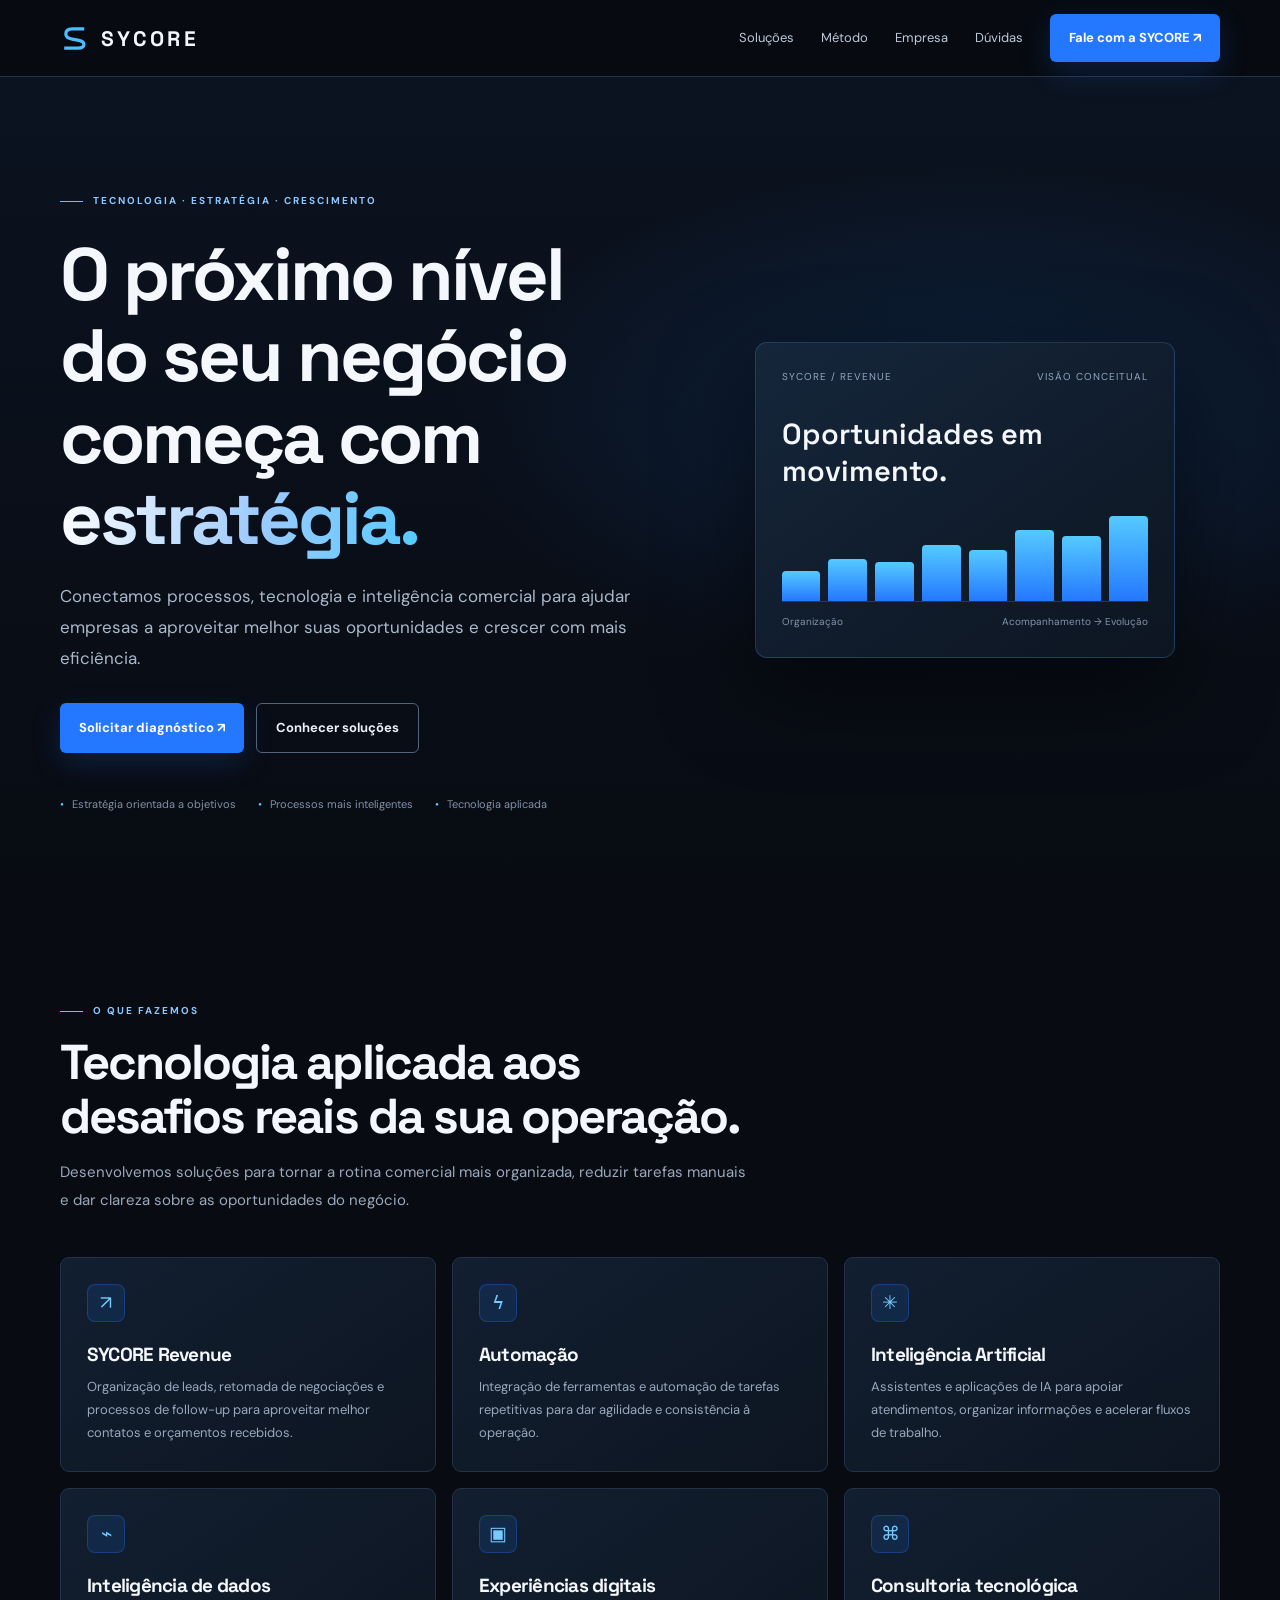
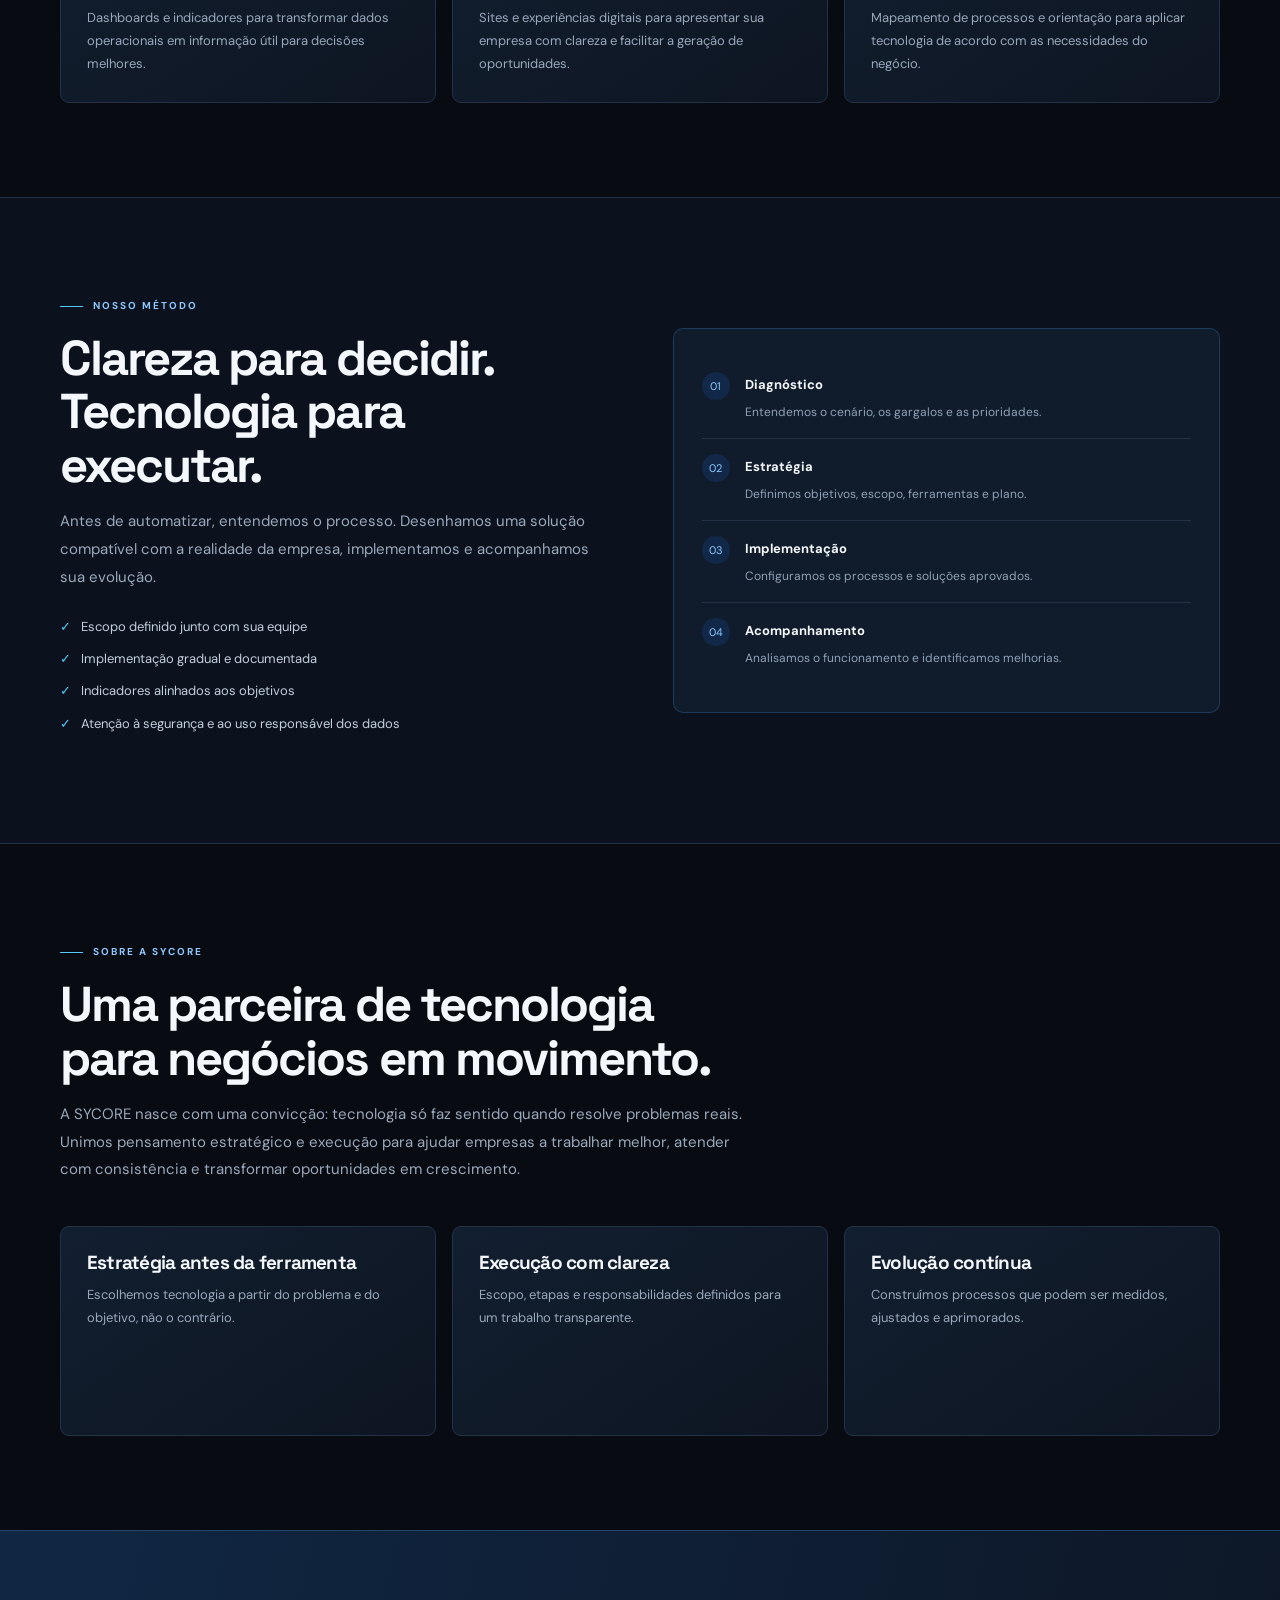
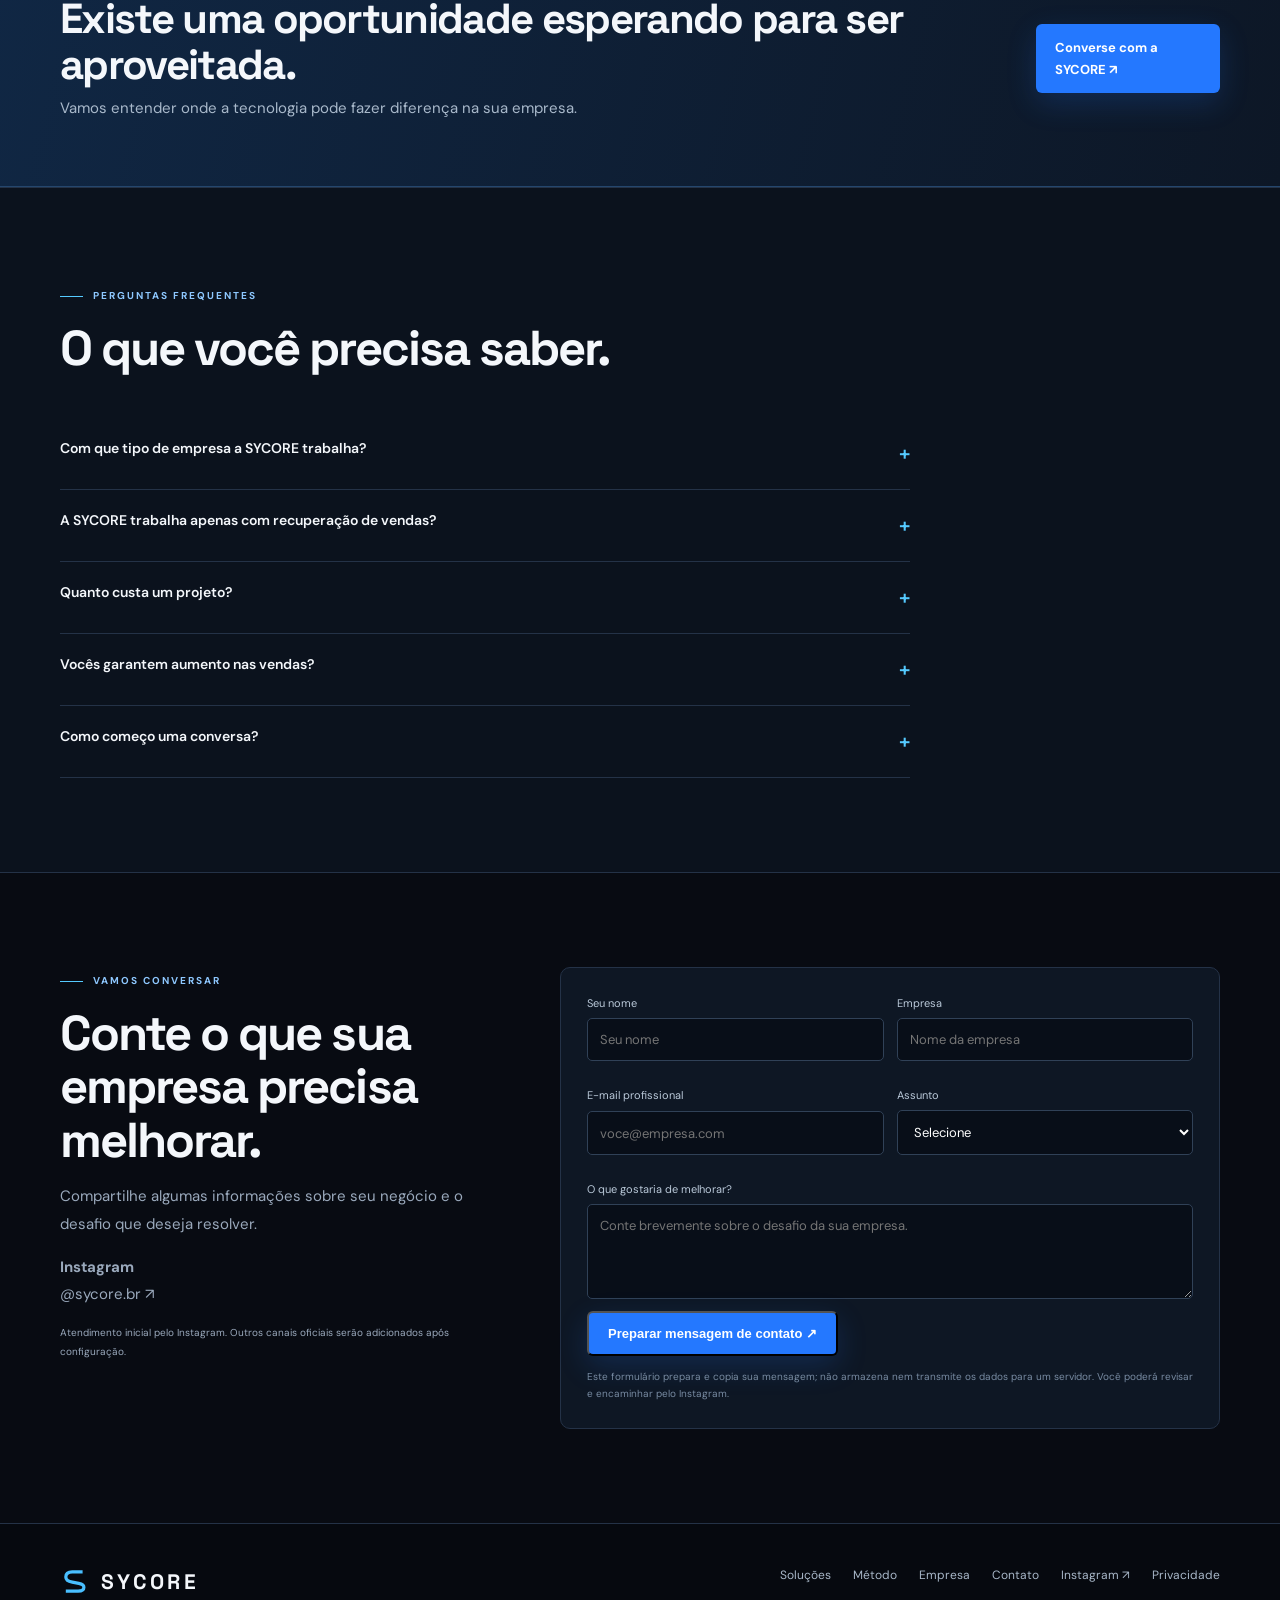
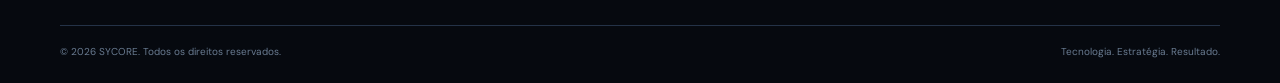
<file: index.html>
<!doctype html>
<html lang="pt-BR"><head><meta charset="utf-8"><meta name="viewport" content="width=device-width,initial-scale=1"><meta name="theme-color" content="#080b12"><meta name="description" content="SYCORE — Tecnologia e estratégia para impulsionar negócios. Recuperação de oportunidades, automação comercial e inteligência."><meta property="og:title" content="SYCORE | Tecnologia e estratégia"><meta property="og:description" content="Transformamos oportunidades em crescimento."><title>SYCORE — Tecnologia e estratégia para impulsionar negócios</title><link rel="icon" href="/favicon.svg" type="image/svg+xml"><link rel="preconnect" href="https://fonts.googleapis.com"><link rel="preconnect" href="https://fonts.gstatic.com" crossorigin><link href="https://fonts.googleapis.com/css2?family=DM+Sans:wght@400;500;600;700&family=Space+Grotesk:wght@400;500;600;700&display=swap" rel="stylesheet">
<style>
:root{--bg:#080b12;--panel:#101827;--panel2:#131f30;--text:#f4f7fb;--muted:#9aa9bc;--blue:#2478ff;--cyan:#55caff;--line:#243247;--max:1160px}*{box-sizing:border-box}html{scroll-behavior:smooth;scroll-padding-top:90px}body{margin:0;background:var(--bg);color:var(--text);font:15px/1.65 "DM Sans",sans-serif}a{color:inherit;text-decoration:none}.wrap{width:min(var(--max),calc(100% - 44px));margin:auto}header{position:sticky;top:0;z-index:10;background:#080b12eF;backdrop-filter:blur(16px);border-bottom:1px solid var(--line)}.nav{height:76px;display:flex;align-items:center;justify-content:space-between}.brand{display:flex;align-items:center;gap:10px;font:700 21px "Space Grotesk";letter-spacing:.16em}.mark{width:31px;height:31px}.links{display:flex;align-items:center;gap:27px;color:#bdc9d8;font-size:13px}.links a:hover{color:white}.btn{display:inline-flex;align-items:center;justify-content:center;gap:9px;padding:13px 19px;border-radius:6px;font-size:13px;font-weight:700;transition:.2s}.primary{background:var(--blue);color:white;box-shadow:0 10px 30px #2478ff30}.primary:hover{background:#448cff;transform:translateY(-2px)}.outline{border:1px solid #52647c;color:#e9f0f8}.menu{display:none;background:none;border:0;color:white;font-size:24px}.hero{padding:110px 0 90px;background:radial-gradient(ellipse at 76% 42%,#164a8c50,transparent 38%),linear-gradient(#0b1320,#080b12)}.hero-grid{display:grid;grid-template-columns:1.08fr .92fr;gap:50px;align-items:center}.eyebrow{font-size:10px;letter-spacing:.2em;text-transform:uppercase;color:#8ec8ff;font-weight:700}.eyebrow:before{content:"";display:inline-block;width:23px;height:1px;background:var(--cyan);vertical-align:middle;margin-right:10px}h1,h2,h3{font-family:"Space Grotesk";line-height:1.1;letter-spacing:-.04em;margin-top:0}h1{font-size:clamp(44px,6vw,74px);margin:22px 0}.grad{background:linear-gradient(100deg,#fff,#9dcaff 55%,#55caff);color:transparent;background-clip:text}.lead{max-width:590px;color:#aab8ca;font-size:17px;line-height:1.8}.actions{display:flex;gap:12px;flex-wrap:wrap;margin-top:30px}.proof{display:flex;gap:22px;flex-wrap:wrap;margin-top:42px;color:#8192a8;font-size:11px}.proof span:before{content:"•";color:var(--cyan);margin-right:8px}.visual{min-height:360px;display:grid;place-items:center;position:relative}.orb{position:absolute;width:310px;height:310px;border-radius:50%;background:radial-gradient(circle,#2478ff35,transparent 70%);filter:blur(6px)}.dash{position:relative;width:min(100%,420px);padding:26px;border:1px solid #4688d64a;border-radius:12px;background:linear-gradient(145deg,#15263b,#0d1521);box-shadow:0 30px 90px #0008}.dashhead{display:flex;justify-content:space-between;color:#91a7c1;font-size:10px;letter-spacing:.1em}.dash strong{display:block;font:600 29px "Space Grotesk";margin:30px 0 18px}.bars{height:95px;display:flex;align-items:end;gap:8px;border-bottom:1px solid #ffffff20}.bars i{flex:1;border-radius:4px 4px 0 0;background:linear-gradient(#55caff,#2478ff)}.dashfoot{display:flex;justify-content:space-between;color:#8294aa;font-size:10px;margin-top:12px}.section{padding:94px 0}.alt{background:#0b121d;border-block:1px solid var(--line)}.head{max-width:690px;margin-bottom:42px}.head h2,.feature h2,.contact h2{font-size:clamp(34px,4vw,49px);margin:15px 0}.head p,.feature p,.contact p{color:var(--muted);line-height:1.85}.cards{display:grid;grid-template-columns:repeat(3,1fr);gap:16px}.card{padding:26px;border:1px solid var(--line);border-radius:9px;background:linear-gradient(145deg,#121f30,#0d1521);min-height:210px;transition:.2s}.card:hover{transform:translateY(-4px);border-color:#3985d477}.ico{width:38px;height:38px;border-radius:8px;background:#2478ff20;border:1px solid #2478ff50;color:#75caff;display:grid;place-items:center;margin-bottom:23px;font-size:19px}.card h3{font-size:19px;margin-bottom:9px}.card p{font-size:13px;color:#98a8bc;line-height:1.8;margin:0}.feature{display:grid;grid-template-columns:1fr 1fr;gap:65px;align-items:center}.steps{padding:28px;border:1px solid #3679bf55;border-radius:10px;background:#101c2b}.step{display:flex;gap:15px;padding:15px 0;border-bottom:1px solid var(--line)}.step:last-child{border:0}.num{width:28px;height:28px;border-radius:50%;display:grid;place-items:center;background:#2478ff25;color:#8bcaff;font-size:11px;flex:none}.step b{font-size:13px}.step p{font-size:12px;margin:4px 0 0;color:#8fa1b7}.checks{list-style:none;padding:0;margin-top:24px}.checks li{margin:11px 0;font-size:13px;color:#c1cedd}.checks li:before{content:"✓";color:var(--cyan);margin-right:10px}.band{padding:65px 0;background:linear-gradient(105deg,#102744,#0d1726);border-block:1px solid #24466d}.bandinner{display:flex;align-items:center;justify-content:space-between;gap:30px}.band h2{font-size:clamp(29px,4vw,42px);margin:0 0 8px}.band p{color:#a9b9cb;margin:0}.faq{max-width:850px}.faq details{border-bottom:1px solid var(--line);padding:19px 0}.faq summary{cursor:pointer;font-weight:600;font-size:14px;list-style:none;display:flex;justify-content:space-between}.faq summary:after{content:"+";color:var(--cyan);font-size:20px}.faq details[open] summary:after{content:"−"}.faq details p{color:var(--muted);font-size:13px;line-height:1.8;margin:12px 25px 0 0}.contactgrid{display:grid;grid-template-columns:.8fr 1.2fr;gap:60px}.form{padding:26px;border:1px solid var(--line);border-radius:10px;background:#0e1724}.fields{display:grid;grid-template-columns:1fr 1fr;gap:13px}.field{display:grid;gap:6px;margin-bottom:12px}.field.full{grid-column:1/-1}.field label{font-size:11px;color:#bac9d9}.field input,.field select,.field textarea{width:100%;background:#080e18;border:1px solid #304157;border-radius:5px;padding:12px;color:white;font:13px "DM Sans"}.field textarea{min-height:95px;resize:vertical}.status{display:none;margin-top:12px;color:#86dfc0;font-size:12px}.status.show{display:block}.note{font-size:10px;color:#788ba2;line-height:1.7;margin:12px 0 0}.footer{padding:42px 0 22px;background:#06090f;border-top:1px solid var(--line)}.footrow{display:flex;justify-content:space-between;gap:25px}.footlinks{display:flex;gap:22px;flex-wrap:wrap;color:#a8b7c8;font-size:12px}.copyright{border-top:1px solid var(--line);margin-top:28px;padding-top:18px;color:#697b91;font-size:10px;display:flex;justify-content:space-between}
@media(max-width:850px){.hero-grid,.feature,.contactgrid{grid-template-columns:1fr}.hero{padding:78px 0}.cards{grid-template-columns:1fr 1fr}.feature{gap:32px}.bandinner{align-items:flex-start;flex-direction:column}.links{gap:14px}}
@media(max-width:620px){.wrap{width:calc(100% - 34px)}.nav{height:67px}.brand{font-size:18px}.menu{display:block}.links{display:none;position:absolute;top:67px;left:0;right:0;padding:18px 24px;background:#0a111c;border-bottom:1px solid var(--line);flex-direction:column;align-items:stretch}.links.open{display:flex}.links a{padding:6px}.hero{padding:65px 0 50px}h1{font-size:46px}.lead{font-size:15px}.visual{min-height:290px}.dash{padding:20px}.section{padding:70px 0}.cards{grid-template-columns:1fr}.card{min-height:0}.fields{grid-template-columns:1fr}.field.full{grid-column:auto}.form{padding:19px}.footrow,.copyright{flex-direction:column}.proof{gap:12px}.actions .btn{width:100%}}
@media(prefers-reduced-motion:reduce){html{scroll-behavior:auto}*,*:before,*:after{transition:none!important}}
</style></head>
<body><header><div class="wrap nav"><a class="brand" href="#inicio" aria-label="SYCORE início"><svg class="mark" viewBox="0 0 48 48" fill="none"><path d="M35 9H19C12 9 9 12 9 17c0 5 4 7 10 8l10 2c5 1 8 3 8 6 0 4-4 6-9 6H9" stroke="#49bfff" stroke-width="5" stroke-linecap="square"/></svg>SYCORE</a><button class="menu" id="menu" aria-label="Abrir menu" aria-expanded="false">☰</button><nav class="links" id="links"><a href="#solucoes">Soluções</a><a href="#metodo">Método</a><a href="#empresa">Empresa</a><a href="#faq">Dúvidas</a><a class="btn primary" href="#contato">Fale com a SYCORE ↗</a></nav></div></header>
<main><section class="hero" id="inicio"><div class="wrap hero-grid"><div><span class="eyebrow">Tecnologia · Estratégia · Crescimento</span><h1>O próximo nível do seu negócio começa com <span class="grad">estratégia.</span></h1><p class="lead">Conectamos processos, tecnologia e inteligência comercial para ajudar empresas a aproveitar melhor suas oportunidades e crescer com mais eficiência.</p><div class="actions"><a class="btn primary" href="#contato">Solicitar diagnóstico ↗</a><a class="btn outline" href="#solucoes">Conhecer soluções</a></div><div class="proof"><span>Estratégia orientada a objetivos</span><span>Processos mais inteligentes</span><span>Tecnologia aplicada</span></div></div><div class="visual"><div class="orb"></div><div class="dash"><div class="dashhead"><span>SYCORE / REVENUE</span><span>VISÃO CONCEITUAL</span></div><strong>Oportunidades em movimento.</strong><div class="bars"><i style="height:32%"></i><i style="height:45%"></i><i style="height:42%"></i><i style="height:60%"></i><i style="height:55%"></i><i style="height:76%"></i><i style="height:69%"></i><i style="height:91%"></i></div><div class="dashfoot"><span>Organização</span><span>Acompanhamento → Evolução</span></div></div></div></div></section>
<section class="section" id="solucoes"><div class="wrap"><div class="head"><span class="eyebrow">O que fazemos</span><h2>Tecnologia aplicada aos desafios reais da sua operação.</h2><p>Desenvolvemos soluções para tornar a rotina comercial mais organizada, reduzir tarefas manuais e dar clareza sobre as oportunidades do negócio.</p></div><div class="cards">
<article class="card"><div class="ico">↗</div><h3>SYCORE Revenue</h3><p>Organização de leads, retomada de negociações e processos de follow-up para aproveitar melhor contatos e orçamentos recebidos.</p></article>
<article class="card"><div class="ico">ϟ</div><h3>Automação</h3><p>Integração de ferramentas e automação de tarefas repetitivas para dar agilidade e consistência à operação.</p></article>
<article class="card"><div class="ico">✳</div><h3>Inteligência Artificial</h3><p>Assistentes e aplicações de IA para apoiar atendimentos, organizar informações e acelerar fluxos de trabalho.</p></article>
<article class="card"><div class="ico">⌁</div><h3>Inteligência de dados</h3><p>Dashboards e indicadores para transformar dados operacionais em informação útil para decisões melhores.</p></article>
<article class="card"><div class="ico">▣</div><h3>Experiências digitais</h3><p>Sites e experiências digitais para apresentar sua empresa com clareza e facilitar a geração de oportunidades.</p></article>
<article class="card"><div class="ico">⌘</div><h3>Consultoria tecnológica</h3><p>Mapeamento de processos e orientação para aplicar tecnologia de acordo com as necessidades do negócio.</p></article>
</div></div></section>
<section class="section alt" id="metodo"><div class="wrap feature"><div><span class="eyebrow">Nosso método</span><h2>Clareza para decidir. Tecnologia para executar.</h2><p>Antes de automatizar, entendemos o processo. Desenhamos uma solução compatível com a realidade da empresa, implementamos e acompanhamos sua evolução.</p><ul class="checks"><li>Escopo definido junto com sua equipe</li><li>Implementação gradual e documentada</li><li>Indicadores alinhados aos objetivos</li><li>Atenção à segurança e ao uso responsável dos dados</li></ul></div><div class="steps"><div class="step"><span class="num">01</span><div><b>Diagnóstico</b><p>Entendemos o cenário, os gargalos e as prioridades.</p></div></div><div class="step"><span class="num">02</span><div><b>Estratégia</b><p>Definimos objetivos, escopo, ferramentas e plano.</p></div></div><div class="step"><span class="num">03</span><div><b>Implementação</b><p>Configuramos os processos e soluções aprovados.</p></div></div><div class="step"><span class="num">04</span><div><b>Acompanhamento</b><p>Analisamos o funcionamento e identificamos melhorias.</p></div></div></div></div></section>
<section class="section" id="empresa"><div class="wrap"><div class="head"><span class="eyebrow">Sobre a SYCORE</span><h2>Uma parceira de tecnologia para negócios em movimento.</h2><p>A SYCORE nasce com uma convicção: tecnologia só faz sentido quando resolve problemas reais. Unimos pensamento estratégico e execução para ajudar empresas a trabalhar melhor, atender com consistência e transformar oportunidades em crescimento.</p></div><div class="cards"><article class="card"><h3>Estratégia antes da ferramenta</h3><p>Escolhemos tecnologia a partir do problema e do objetivo, não o contrário.</p></article><article class="card"><h3>Execução com clareza</h3><p>Escopo, etapas e responsabilidades definidos para um trabalho transparente.</p></article><article class="card"><h3>Evolução contínua</h3><p>Construímos processos que podem ser medidos, ajustados e aprimorados.</p></article></div></div></section>
<section class="band"><div class="wrap bandinner"><div><h2>Existe uma oportunidade esperando para ser aproveitada.</h2><p>Vamos entender onde a tecnologia pode fazer diferença na sua empresa.</p></div><a class="btn primary" href="#contato">Converse com a SYCORE ↗</a></div></section>
<section class="section alt" id="faq"><div class="wrap"><div class="head"><span class="eyebrow">Perguntas frequentes</span><h2>O que você precisa saber.</h2></div><div class="faq"><details><summary>Com que tipo de empresa a SYCORE trabalha?</summary><p>Trabalhamos com empresas que desejam organizar processos comerciais, melhorar o acompanhamento de oportunidades ou aplicar tecnologia para ganhar eficiência. O escopo é definido após uma conversa inicial.</p></details><details><summary>A SYCORE trabalha apenas com recuperação de vendas?</summary><p>Não. Revenue Recovery é nossa oferta inicial, mas também trabalhamos com automações, IA, dashboards, experiências digitais e consultoria tecnológica.</p></details><details><summary>Quanto custa um projeto?</summary><p>O investimento depende do cenário, das integrações e do escopo. Após entender a necessidade, apresentamos uma proposta com entregáveis, prazos e valores.</p></details><details><summary>Vocês garantem aumento nas vendas?</summary><p>Não prometemos resultados comerciais específicos. Trabalhamos para melhorar processos e aproveitamento de oportunidades; os resultados também dependem da oferta, da qualidade dos contatos e da execução da equipe.</p></details><details><summary>Como começo uma conversa?</summary><p>Preencha o formulário abaixo. Ele prepara uma mensagem para você revisar e encaminhar pelo Instagram oficial da SYCORE.</p></details></div></div></section>
<section class="section" id="contato"><div class="wrap contactgrid"><div class="contact"><span class="eyebrow">Vamos conversar</span><h2>Conte o que sua empresa precisa melhorar.</h2><p>Compartilhe algumas informações sobre seu negócio e o desafio que deseja resolver.</p><p><b>Instagram</b><br><a href="https://www.instagram.com/sycore.br/" target="_blank" rel="noopener">@sycore.br ↗</a></p><p class="note">Atendimento inicial pelo Instagram. Outros canais oficiais serão adicionados após configuração.</p></div><form class="form" id="contactForm"><div class="fields"><div class="field"><label for="name">Seu nome</label><input id="name" name="name" required maxlength="80" placeholder="Seu nome"></div><div class="field"><label for="company">Empresa</label><input id="company" name="company" maxlength="100" placeholder="Nome da empresa"></div><div class="field"><label for="email">E-mail profissional</label><input id="email" name="email" type="email" required maxlength="120" placeholder="voce@empresa.com"></div><div class="field"><label for="service">Assunto</label><select id="service" name="service" required><option value="">Selecione</option><option>Recuperação de vendas</option><option>Automação de processos</option><option>Inteligência Artificial</option><option>Dashboards e dados</option><option>Sites e experiências digitais</option><option>Consultoria tecnológica</option><option>Outro assunto</option></select></div><div class="field full"><label for="message">O que gostaria de melhorar?</label><textarea id="message" name="message" required maxlength="1200" placeholder="Conte brevemente sobre o desafio da sua empresa."></textarea></div></div><button class="btn primary" type="submit">Preparar mensagem de contato ↗</button><p class="note">Este formulário prepara e copia sua mensagem; não armazena nem transmite os dados para um servidor. Você poderá revisar e encaminhar pelo Instagram.</p><div class="status" id="status" role="status" aria-live="polite"></div></form></div></section></main>
<footer class="footer"><div class="wrap"><div class="footrow"><a class="brand" href="#inicio"><svg class="mark" viewBox="0 0 48 48" fill="none"><path d="M35 9H19C12 9 9 12 9 17c0 5 4 7 10 8l10 2c5 1 8 3 8 6 0 4-4 6-9 6H9" stroke="#49bfff" stroke-width="5"/></svg>SYCORE</a><div class="footlinks"><a href="#solucoes">Soluções</a><a href="#metodo">Método</a><a href="#empresa">Empresa</a><a href="#contato">Contato</a><a href="https://www.instagram.com/sycore.br/" target="_blank" rel="noopener">Instagram ↗</a><a href="/privacidade.html">Privacidade</a></div></div><div class="copyright"><span>© <span id="year"></span> SYCORE. Todos os direitos reservados.</span><span>Tecnologia. Estratégia. Resultado.</span></div></div></footer>
<script>
const menu=document.getElementById('menu'),links=document.getElementById('links');menu.addEventListener('click',()=>{const open=links.classList.toggle('open');menu.setAttribute('aria-expanded',String(open));menu.textContent=open?'×':'☰'});links.querySelectorAll('a').forEach(a=>a.addEventListener('click',()=>{links.classList.remove('open');menu.textContent='☰';menu.setAttribute('aria-expanded','false')}));document.getElementById('year').textContent=new Date().getFullYear();
document.getElementById('contactForm').addEventListener('submit',async e=>{e.preventDefault();const f=e.currentTarget;if(!f.reportValidity())return;const d=new FormData(f);const msg=['Olá, SYCORE. Gostaria de conversar sobre uma possível solução.','', 'Nome: '+d.get('name'),'Empresa: '+(d.get('company')||'Não informado'),'E-mail: '+d.get('email'),'Assunto: '+d.get('service'),'Desafio: '+d.get('message')].join('\n');const status=document.getElementById('status');try{await navigator.clipboard.writeText(msg);status.textContent='Mensagem copiada. Abra o Instagram da SYCORE e encaminhe pelo direct.'}catch(err){status.textContent='Não foi possível copiar automaticamente. Abra o Instagram e envie sua mensagem manualmente.'}status.classList.add('show');window.open('https://www.instagram.com/sycore.br/','_blank','noopener')});
</script></body></html>
</file>
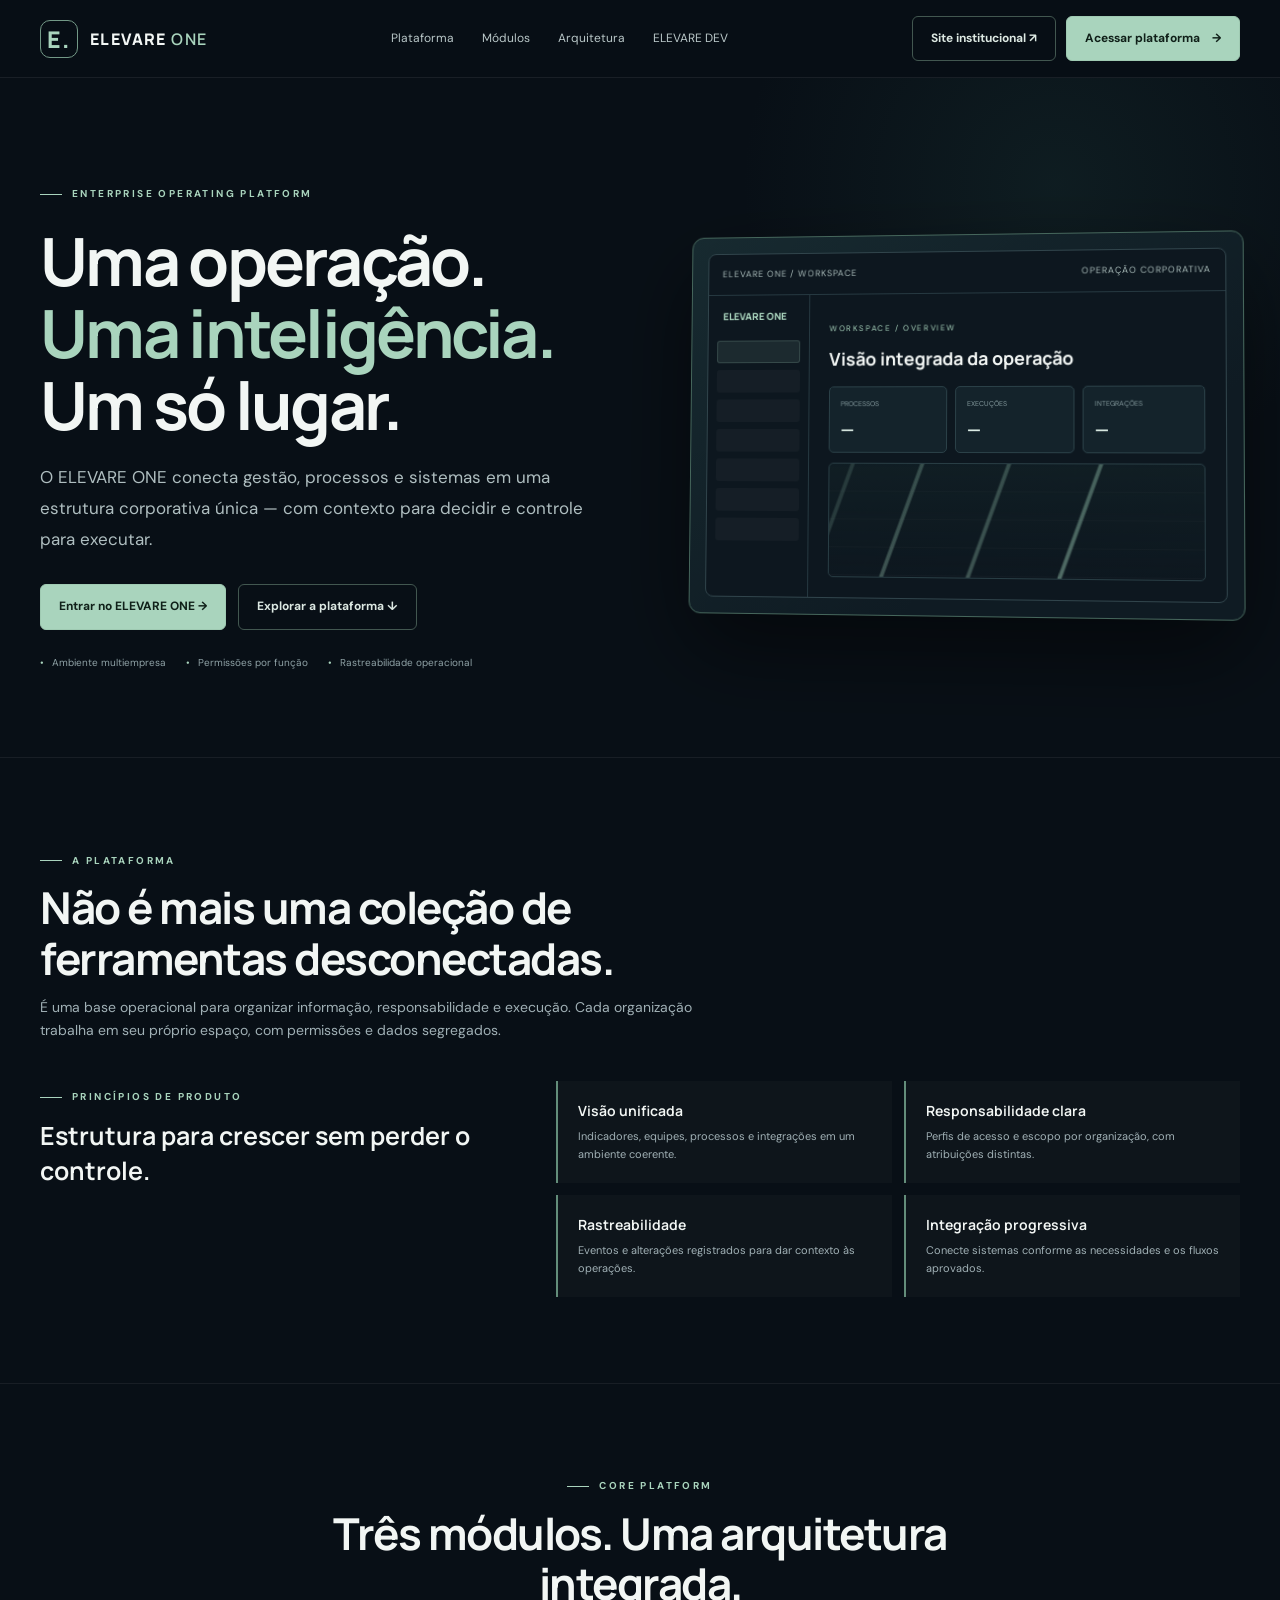
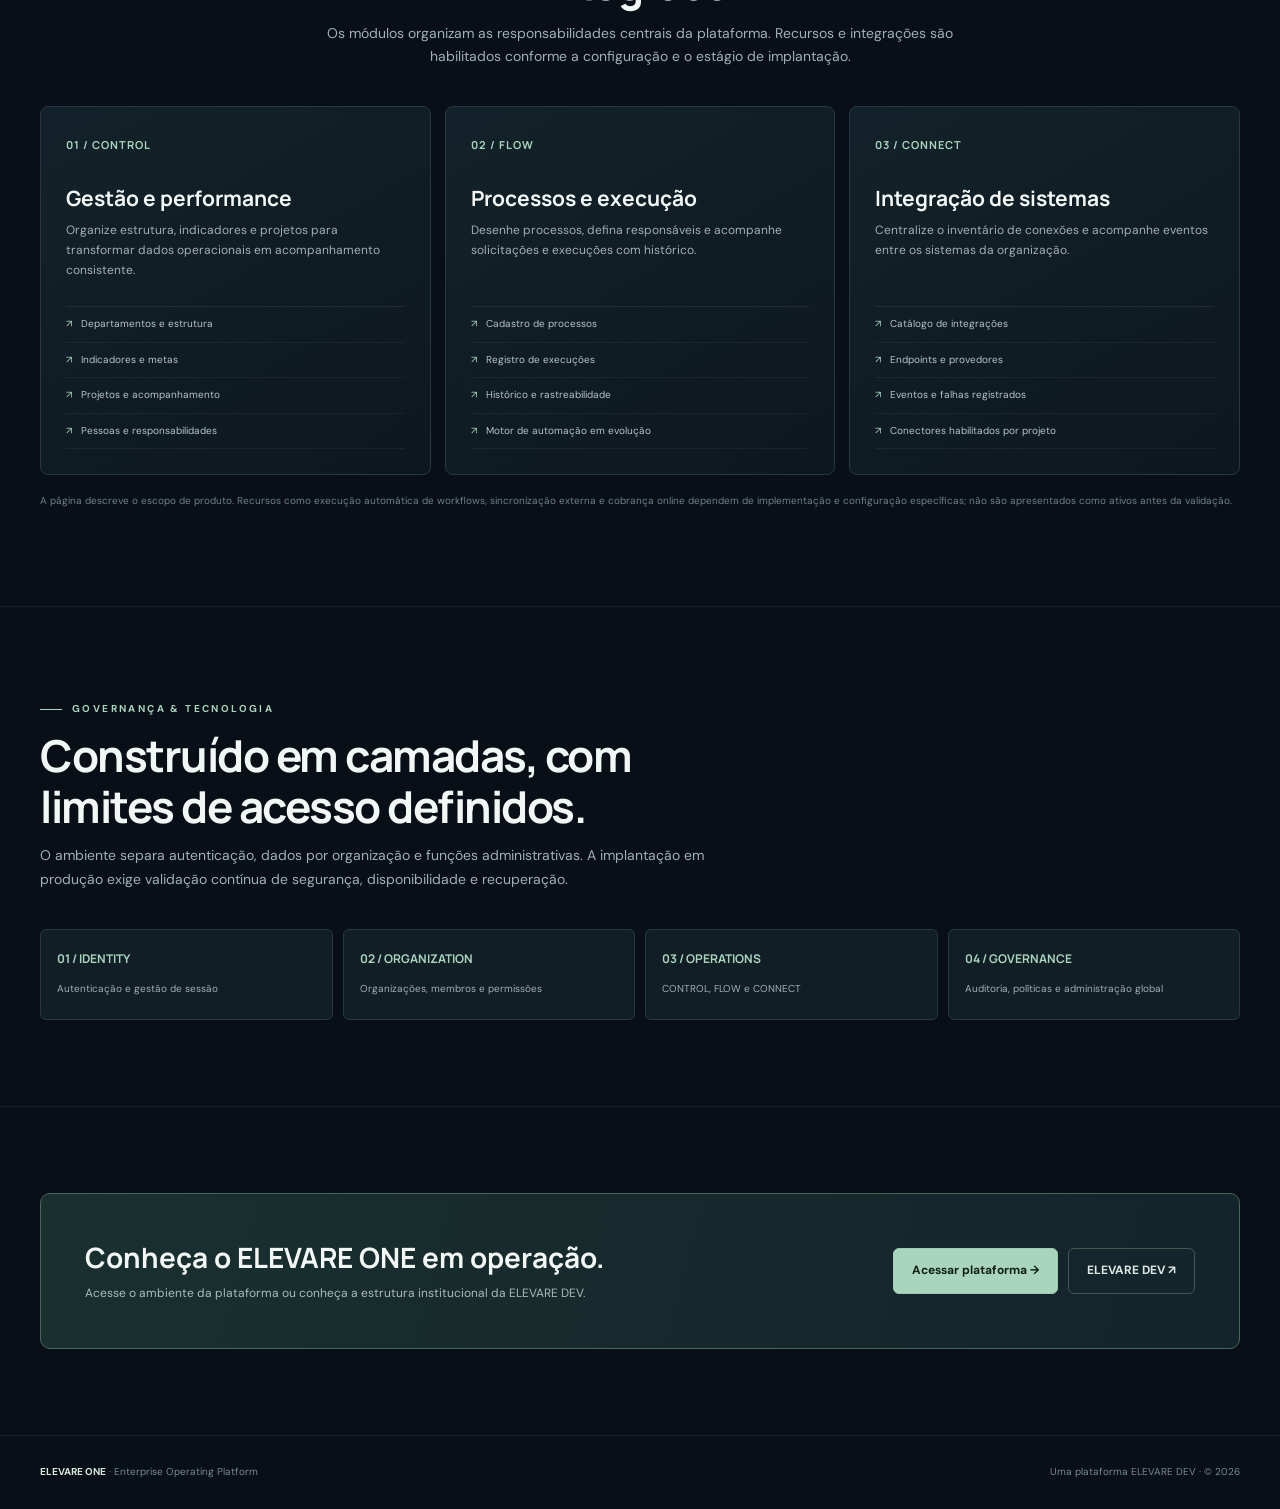
<file: produto-elevare-one/index.html>
<!doctype html>
<html lang="pt-BR">
<head>
<meta charset="utf-8"><meta name="viewport" content="width=device-width,initial-scale=1">
<meta name="theme-color" content="#080f16">
<meta name="description" content="ELEVARE ONE — plataforma corporativa para conectar gestão, processos e sistemas em uma operação integrada.">
<title>ELEVARE ONE | Plataforma de gestão empresarial</title>
<link rel="icon" href="/favicon.svg">
<link rel="preconnect" href="https://fonts.googleapis.com"><link rel="preconnect" href="https://fonts.gstatic.com" crossorigin>
<link href="https://fonts.googleapis.com/css2?family=DM+Sans:wght@400;500;600;700&family=Manrope:wght@400;500;600;700;800&display=swap" rel="stylesheet">
<style>
:root{--bg:#080f16;--panel:#101b24;--panel2:#14232b;--line:#263943;--text:#f2f6f4;--muted:#a0b0b5;--green:#a9d4bd;--mint:#d0e9dc;--blue:#8bb9c5;--max:1200px}
*{box-sizing:border-box}html{scroll-behavior:smooth;scroll-padding-top:88px}body{margin:0;background:var(--bg);color:var(--text);font:15px/1.65 "DM Sans",sans-serif}a{color:inherit;text-decoration:none}button{font:inherit}.wrap{width:min(var(--max),calc(100% - 48px));margin:auto}.top{height:78px;position:sticky;top:0;z-index:20;background:#080f16eF;backdrop-filter:blur(18px);border-bottom:1px solid #ffffff12}.top-inner{height:100%;display:flex;align-items:center;justify-content:space-between;gap:24px}.brand{display:flex;align-items:center;gap:12px;font:800 16px Manrope;letter-spacing:1.4px}.mark{width:38px;height:38px;display:grid;place-items:center;border:1px solid #739987;border-radius:10px;color:var(--green);font-size:23px}.brand b{color:var(--green);font-weight:600}.links{display:flex;align-items:center;gap:28px;color:#b9c7c8;font-size:12px}.links a:hover{color:white}.actions{display:flex;gap:10px;align-items:center}.btn{display:inline-flex;align-items:center;justify-content:center;gap:12px;padding:12px 18px;border:1px solid #9fcab2;border-radius:6px;background:var(--green);color:#102019;font-size:12px;font-weight:700;transition:.2s}.btn:hover{background:var(--mint);transform:translateY(-1px)}.btn.ghost{background:transparent;color:#dce8e2;border-color:#425750}.menu{display:none;border:1px solid var(--line);background:transparent;color:white;padding:8px 11px;border-radius:6px}.hero{padding:100px 0 86px;position:relative;overflow:hidden}.hero:before{content:"";position:absolute;width:650px;height:650px;border-radius:50%;right:-100px;top:-220px;background:radial-gradient(circle,#244a463b,transparent 68%);pointer-events:none}.hero-grid{position:relative;display:grid;grid-template-columns:1.02fr .98fr;gap:65px;align-items:center}.eyebrow{display:inline-flex;align-items:center;gap:10px;color:var(--green);font-size:10px;font-weight:700;letter-spacing:2.4px;text-transform:uppercase}.eyebrow:before{content:"";width:22px;height:1px;background:var(--green)}h1,h2,h3,p{margin-top:0}h1{font:700 clamp(42px,5.2vw,68px)/1.08 Manrope;letter-spacing:-2.7px;margin:22px 0}.hero h1 span{color:var(--green)}.lead{max-width:570px;color:#afbec0;font-size:17px;line-height:1.8}.hero-actions{display:flex;gap:12px;flex-wrap:wrap;margin:30px 0 25px}.proof{display:flex;gap:20px;flex-wrap:wrap;color:#8fa2a6;font-size:10px}.proof span:before{content:"•";color:var(--green);margin-right:8px}.product-visual{border:1px solid #46675c;background:linear-gradient(145deg,#172a30,#0f1b23 70%);padding:16px;border-radius:12px;box-shadow:0 35px 90px #0008;transform:perspective(1200px) rotateY(-5deg) rotateX(2deg)}.app-shot{background:#0d171f;border:1px solid #31454c;border-radius:8px;overflow:hidden}.shot-head{height:42px;display:flex;align-items:center;justify-content:space-between;padding:0 14px;border-bottom:1px solid #263941;color:#a8bab8;font-size:9px;letter-spacing:1px}.shot-body{display:grid;grid-template-columns:105px 1fr;min-height:290px}.shot-side{padding:14px 9px;border-right:1px solid #263941}.shot-logo{font:800 10px Manrope;color:var(--green);padding:0 6px 18px}.shot-nav{display:grid;gap:7px}.shot-nav i{height:23px;border-radius:3px;background:#ffffff08}.shot-nav i:first-child{background:#9bc9b31c;border:1px solid #9bc9b333}.shot-main{padding:20px}.shot-kicker{color:var(--green);font-size:8px;letter-spacing:1.6px}.shot-title{font:700 18px Manrope;margin:8px 0 16px}.shot-cards{display:grid;grid-template-columns:repeat(3,1fr);gap:8px}.shot-card{padding:11px;background:#14232b;border:1px solid #2b4148;border-radius:5px}.shot-card small,.shot-card strong{display:block}.shot-card small{color:#82979b;font-size:7px}.shot-card strong{font:700 18px Manrope;margin-top:8px;color:#dcece4}.shot-chart{height:115px;margin-top:10px;border:1px solid #293e45;border-radius:5px;background:linear-gradient(180deg,#1c383633,transparent),repeating-linear-gradient(to bottom,transparent 0 27px,#ffffff0b 28px),linear-gradient(110deg,transparent 5%,#9bcab333 5.5% 6%,transparent 6.5% 22%,#9bcab355 22.5% 23%,transparent 23.5% 43%,#9bcab355 43.5% 44%,transparent 44.5% 65%,#9bcab377 65.5% 66%,transparent 66.5%)}.section{padding:86px 0;border-top:1px solid #ffffff10}.section-head{max-width:680px;margin-bottom:38px}.section-head.center{text-align:center;margin-left:auto;margin-right:auto}.section-head h2{font:700 clamp(30px,4vw,44px)/1.15 Manrope;letter-spacing:-1.5px;margin:13px 0}.section-head p{color:var(--muted);font-size:14px}.modules{display:grid;grid-template-columns:repeat(3,1fr);gap:14px}.module{padding:25px;border:1px solid var(--line);background:linear-gradient(150deg,#13222a,#0d171e);border-radius:8px;min-height:270px}.module-number{font:700 11px Manrope;color:var(--green);letter-spacing:1px}.module h3{font:700 21px Manrope;margin:27px 0 9px}.module p{font-size:12px;color:var(--muted);min-height:65px}.module ul{list-style:none;padding:0;margin:20px 0 0;border-top:1px solid #ffffff12}.module li{padding:9px 0;border-bottom:1px solid #ffffff0d;color:#b6c5c5;font-size:10px}.module li:before{content:"↗";color:var(--green);margin-right:9px}.principles{display:grid;grid-template-columns:.8fr 1.2fr;gap:60px;align-items:start}.principle-list{display:grid;grid-template-columns:1fr 1fr;gap:12px}.principle{padding:20px;border-left:2px solid #638d7a;background:#ffffff06}.principle strong{display:block;font:650 14px Manrope;margin-bottom:7px}.principle p{font-size:11px;color:var(--muted);margin:0}.architecture{display:grid;grid-template-columns:repeat(4,1fr);gap:10px}.layer{padding:20px 16px;border:1px solid var(--line);background:#111e26;border-radius:6px}.layer b{display:block;font:700 12px Manrope;color:var(--green);margin-bottom:8px}.layer span{font-size:10px;color:var(--muted)}.cta{padding:44px;border:1px solid #47675b;border-radius:10px;background:linear-gradient(105deg,#1a302f,#13242b);display:flex;align-items:center;justify-content:space-between;gap:30px}.cta h2{font:700 28px Manrope;margin:0 0 8px}.cta p{margin:0;color:#a9bcba;font-size:12px}.footer{padding:28px 0;color:#788b8e;font-size:10px;border-top:1px solid #ffffff12}.footer-inner{display:flex;justify-content:space-between;gap:20px;flex-wrap:wrap}.footer b{color:#d9e8df}.disclaimer{color:#708185;font-size:10px;margin-top:18px}
@media(max-width:900px){.links{gap:15px}.hero-grid{gap:30px}.architecture{grid-template-columns:1fr 1fr}}
@media(max-width:700px){.wrap{width:min(var(--max),calc(100% - 32px))}.top{height:68px}.links{display:none;position:absolute;top:68px;left:0;right:0;padding:18px 22px;background:#0b151d;border-bottom:1px solid var(--line);flex-direction:column;align-items:flex-start}.links.open{display:flex}.menu{display:block}.top .actions .ghost{display:none}.hero{padding:68px 0 55px}.hero-grid{grid-template-columns:1fr}.product-visual{transform:none}.shot-body{grid-template-columns:78px 1fr}.shot-main{padding:12px}.shot-title{font-size:15px}.shot-cards{gap:5px}.shot-card{padding:7px}.shot-card strong{font-size:14px}.modules{grid-template-columns:1fr}.module{min-height:auto}.module p{min-height:0}.section{padding:62px 0}.principles{grid-template-columns:1fr;gap:25px}.principle-list{grid-template-columns:1fr 1fr}.cta{padding:27px;align-items:flex-start;flex-direction:column}.cta h2{font-size:24px}}
@media(max-width:420px){h1{font-size:40px}.proof{gap:9px}.principle-list,.architecture{grid-template-columns:1fr}.shot-side{padding:10px 6px}}
</style>
</head>
<body>
<header class="top"><div class="wrap top-inner">
<a class="brand" href="/produto-elevare-one/"><span class="mark">E.</span><span>ELEVARE <b>ONE</b></span></a>
<nav class="links" id="site-nav"><a href="#plataforma">Plataforma</a><a href="#modulos">Módulos</a><a href="#arquitetura">Arquitetura</a><a href="#empresa">ELEVARE DEV</a></nav>
<div class="actions"><a class="btn ghost" href="/">Site institucional ↗</a><a class="btn" href="/elevare-one/">Acessar plataforma <span>→</span></a><button class="menu" id="menu" aria-label="Abrir navegação">☰</button></div>
</div></header>
<main>
<section class="hero"><div class="wrap hero-grid">
<div><span class="eyebrow">Enterprise operating platform</span><h1>Uma operação.<br><span>Uma inteligência.</span><br>Um só lugar.</h1>
<p class="lead">O ELEVARE ONE conecta gestão, processos e sistemas em uma estrutura corporativa única — com contexto para decidir e controle para executar.</p>
<div class="hero-actions"><a class="btn" href="/elevare-one/">Entrar no ELEVARE ONE →</a><a class="btn ghost" href="#modulos">Explorar a plataforma ↓</a></div>
<div class="proof"><span>Ambiente multiempresa</span><span>Permissões por função</span><span>Rastreabilidade operacional</span></div>
</div>
<div class="product-visual"><div class="app-shot"><div class="shot-head"><span>ELEVARE ONE / WORKSPACE</span><span>OPERAÇÃO CORPORATIVA</span></div><div class="shot-body"><aside class="shot-side"><div class="shot-logo">ELEVARE ONE</div><div class="shot-nav"><i></i><i></i><i></i><i></i><i></i><i></i><i></i></div></aside><div class="shot-main"><span class="shot-kicker">WORKSPACE / OVERVIEW</span><div class="shot-title">Visão integrada da operação</div><div class="shot-cards"><div class="shot-card"><small>PROCESSOS</small><strong>—</strong></div><div class="shot-card"><small>EXECUÇÕES</small><strong>—</strong></div><div class="shot-card"><small>INTEGRAÇÕES</small><strong>—</strong></div></div><div class="shot-chart"></div></div></div></div></div>
</div></section>
<section class="section" id="plataforma"><div class="wrap"><div class="section-head"><span class="eyebrow">A plataforma</span><h2>Não é mais uma coleção de ferramentas desconectadas.</h2><p>É uma base operacional para organizar informação, responsabilidade e execução. Cada organização trabalha em seu próprio espaço, com permissões e dados segregados.</p></div><div class="principles"><div><span class="eyebrow">Princípios de produto</span><h2 style="font:650 25px Manrope;margin:13px 0">Estrutura para crescer sem perder o controle.</h2></div><div class="principle-list"><article class="principle"><strong>Visão unificada</strong><p>Indicadores, equipes, processos e integrações em um ambiente coerente.</p></article><article class="principle"><strong>Responsabilidade clara</strong><p>Perfis de acesso e escopo por organização, com atribuições distintas.</p></article><article class="principle"><strong>Rastreabilidade</strong><p>Eventos e alterações registrados para dar contexto às operações.</p></article><article class="principle"><strong>Integração progressiva</strong><p>Conecte sistemas conforme as necessidades e os fluxos aprovados.</p></article></div></div></div></section>
<section class="section" id="modulos"><div class="wrap"><div class="section-head center"><span class="eyebrow">Core platform</span><h2>Três módulos. Uma arquitetura integrada.</h2><p>Os módulos organizam as responsabilidades centrais da plataforma. Recursos e integrações são habilitados conforme a configuração e o estágio de implantação.</p></div><div class="modules">
<article class="module"><span class="module-number">01 / CONTROL</span><h3>Gestão e performance</h3><p>Organize estrutura, indicadores e projetos para transformar dados operacionais em acompanhamento consistente.</p><ul><li>Departamentos e estrutura</li><li>Indicadores e metas</li><li>Projetos e acompanhamento</li><li>Pessoas e responsabilidades</li></ul></article>
<article class="module"><span class="module-number">02 / FLOW</span><h3>Processos e execução</h3><p>Desenhe processos, defina responsáveis e acompanhe solicitações e execuções com histórico.</p><ul><li>Cadastro de processos</li><li>Registro de execuções</li><li>Histórico e rastreabilidade</li><li>Motor de automação em evolução</li></ul></article>
<article class="module"><span class="module-number">03 / CONNECT</span><h3>Integração de sistemas</h3><p>Centralize o inventário de conexões e acompanhe eventos entre os sistemas da organização.</p><ul><li>Catálogo de integrações</li><li>Endpoints e provedores</li><li>Eventos e falhas registrados</li><li>Conectores habilitados por projeto</li></ul></article>
</div><p class="disclaimer">A página descreve o escopo de produto. Recursos como execução automática de workflows, sincronização externa e cobrança online dependem de implementação e configuração específicas; não são apresentados como ativos antes da validação.</p></div></section>
<section class="section" id="arquitetura"><div class="wrap"><div class="section-head"><span class="eyebrow">Governança & tecnologia</span><h2>Construído em camadas, com limites de acesso definidos.</h2><p>O ambiente separa autenticação, dados por organização e funções administrativas. A implantação em produção exige validação contínua de segurança, disponibilidade e recuperação.</p></div><div class="architecture"><div class="layer"><b>01 / IDENTITY</b><span>Autenticação e gestão de sessão</span></div><div class="layer"><b>02 / ORGANIZATION</b><span>Organizações, membros e permissões</span></div><div class="layer"><b>03 / OPERATIONS</b><span>CONTROL, FLOW e CONNECT</span></div><div class="layer"><b>04 / GOVERNANCE</b><span>Auditoria, políticas e administração global</span></div></div></div></section>
<section class="section" id="empresa"><div class="wrap"><div class="cta"><div><h2>Conheça o ELEVARE ONE em operação.</h2><p>Acesse o ambiente da plataforma ou conheça a estrutura institucional da ELEVARE DEV.</p></div><div class="actions"><a class="btn" href="/elevare-one/">Acessar plataforma →</a><a class="btn ghost" href="/">ELEVARE DEV ↗</a></div></div></div></section>
</main>
<footer class="footer"><div class="wrap footer-inner"><span><b>ELEVARE ONE</b> · Enterprise Operating Platform</span><span>Uma plataforma ELEVARE DEV · © <span id="year"></span></span></div></footer>
<script>document.getElementById("year").textContent=new Date().getFullYear();document.getElementById("menu").addEventListener("click",()=>document.getElementById("site-nav").classList.toggle("open"));document.querySelectorAll("#site-nav a").forEach(a=>a.addEventListener("click",()=>document.getElementById("site-nav").classList.remove("open")));</script>
</body></html>
</file>
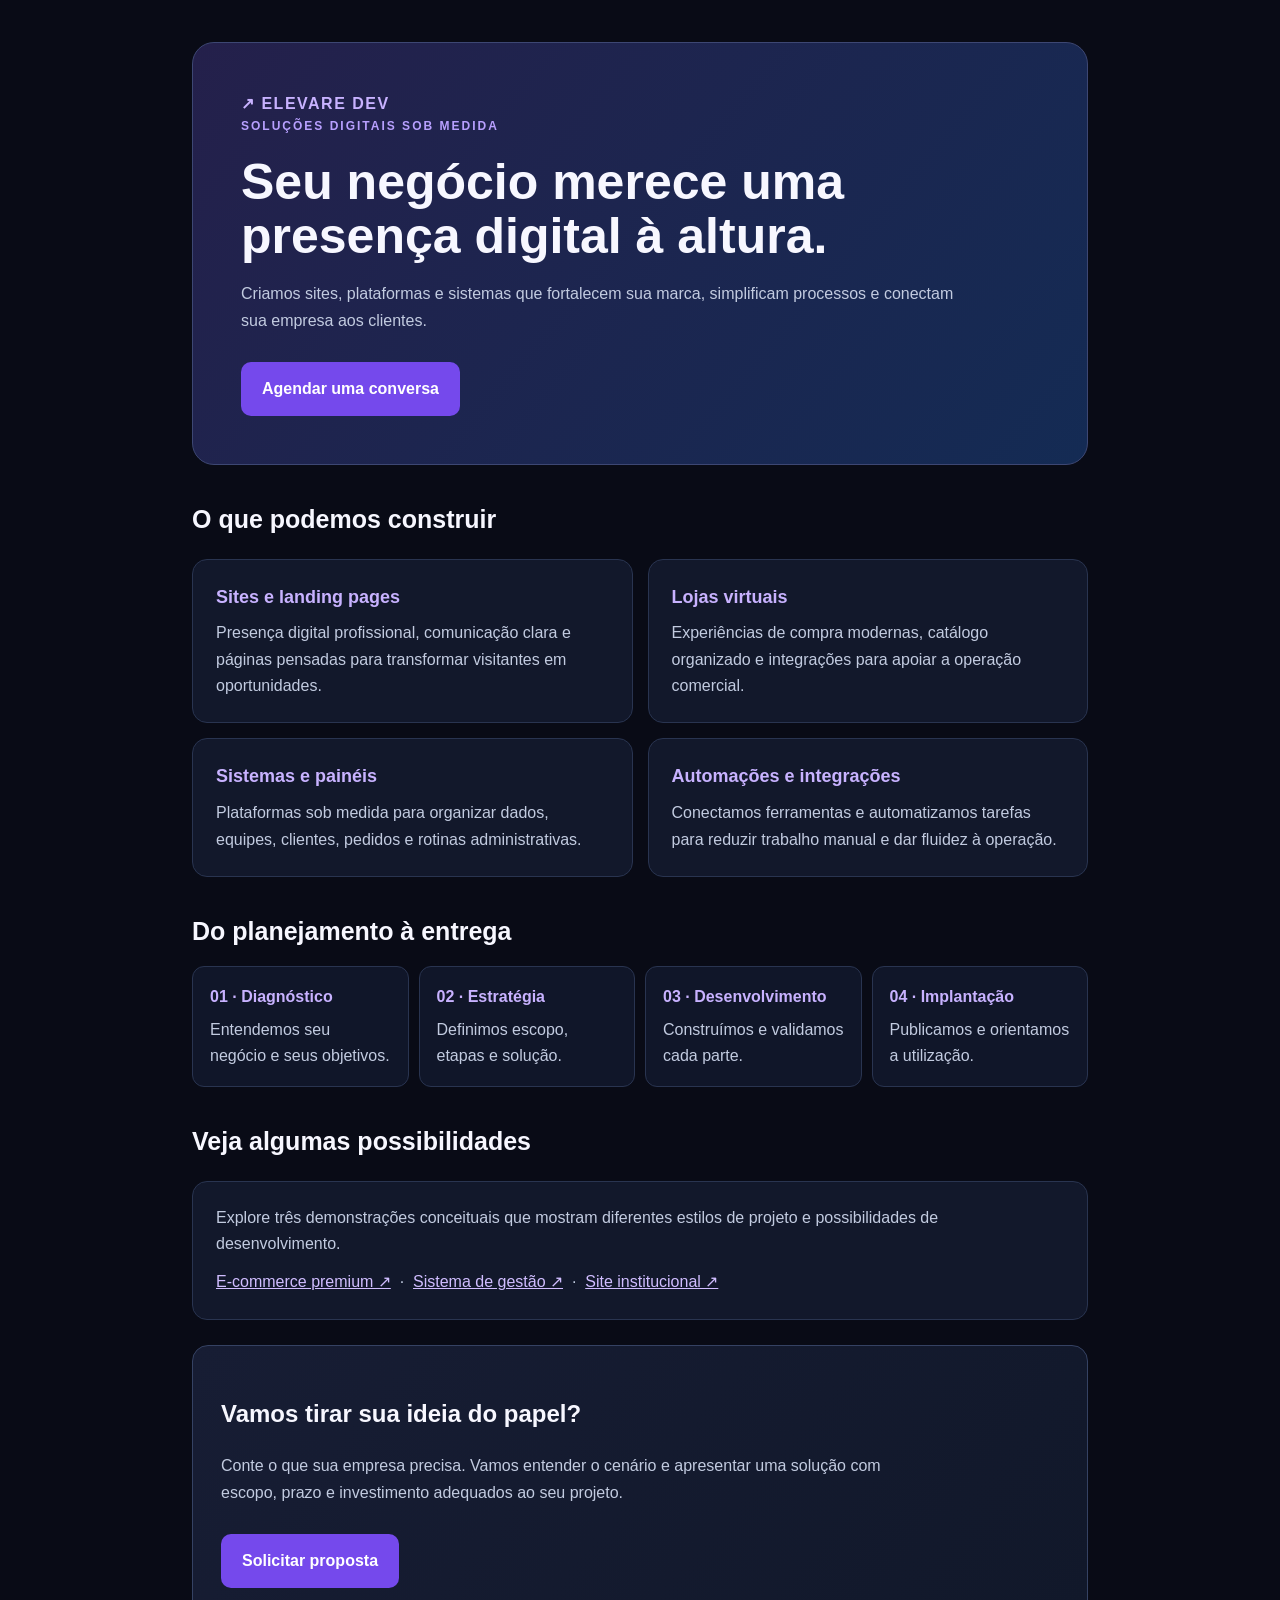
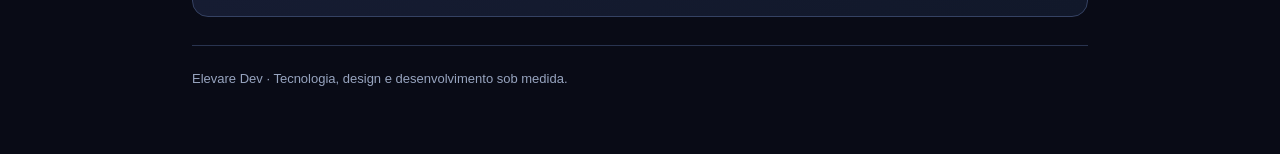
<file: apresentacao.html>
<!doctype html>
<html lang="pt-BR">
<head>
<meta charset="utf-8">
<meta name="viewport" content="width=device-width,initial-scale=1">
<meta name="description" content="Conheça as soluções digitais da Elevare Dev: sites, lojas virtuais, sistemas e automações sob medida.">
<title>Apresentação | Elevare Dev</title>
<style>
*{box-sizing:border-box}body{margin:0;background:#090b16;color:#f7f7ff;font:16px/1.65 Arial,sans-serif}.page{max-width:940px;margin:42px auto;padding:0 22px}.hero{padding:48px;background:linear-gradient(130deg,#24204b,#142b54);border:1px solid #3d4773;border-radius:22px}.brand{font-weight:800;letter-spacing:1.5px;color:#c8b2ff}.eyebrow{color:#b8a0ff;text-transform:uppercase;font-size:12px;font-weight:700;letter-spacing:2px}.hero h1{font-size:clamp(34px,6vw,50px);line-height:1.08;margin:18px 0}.hero p,.muted{color:#c2cbe0;max-width:720px}.cta{display:inline-block;background:#7549ec;color:white;text-decoration:none;padding:14px 21px;border-radius:10px;font-weight:700;margin-top:12px}.section-title{font-size:25px;margin:34px 0 14px}.grid{display:grid;grid-template-columns:repeat(2,minmax(0,1fr));gap:15px;margin:18px 0}.card{background:#12182b;border:1px solid #293450;padding:23px;border-radius:15px}.card h2{font-size:18px;color:#c8b2ff;margin:0 0 8px}.card p{margin:0;color:#c2cbe0}.steps{display:grid;grid-template-columns:repeat(4,minmax(0,1fr));gap:10px}.step{background:#101629;border:1px solid #293450;border-radius:12px;padding:17px}.step strong{display:block;color:#c8b2ff;margin-bottom:6px}.showcase{margin-top:18px}.showcase a{color:#d0bdff}.contact{margin-top:25px;padding:28px;background:linear-gradient(130deg,#171d34,#11182a);border:1px solid #354263;border-radius:16px}.foot{border-top:1px solid #293450;padding:22px 0;margin-top:28px;color:#97a4bf;font-size:13px}@media(max-width:650px){.hero{padding:28px}.grid{grid-template-columns:1fr}.steps{grid-template-columns:repeat(2,minmax(0,1fr))}.page{margin:20px auto}}
</style>
</head>
<body><main class="page">
<section class="hero"><div class="brand">↗ ELEVARE DEV</div><div class="eyebrow">Soluções digitais sob medida</div><h1>Seu negócio merece uma presença digital à altura.</h1><p>Criamos sites, plataformas e sistemas que fortalecem sua marca, simplificam processos e conectam sua empresa aos clientes.</p><a class="cta" href="https://wa.me/5561998840757?text=Ol%C3%A1%2C%20quero%20conhecer%20as%20solu%C3%A7%C3%B5es%20da%20Elevare%20Dev.">Agendar uma conversa</a></section>
<h2 class="section-title">O que podemos construir</h2>
<section class="grid">
<article class="card"><h2>Sites e landing pages</h2><p>Presença digital profissional, comunicação clara e páginas pensadas para transformar visitantes em oportunidades.</p></article>
<article class="card"><h2>Lojas virtuais</h2><p>Experiências de compra modernas, catálogo organizado e integrações para apoiar a operação comercial.</p></article>
<article class="card"><h2>Sistemas e painéis</h2><p>Plataformas sob medida para organizar dados, equipes, clientes, pedidos e rotinas administrativas.</p></article>
<article class="card"><h2>Automações e integrações</h2><p>Conectamos ferramentas e automatizamos tarefas para reduzir trabalho manual e dar fluidez à operação.</p></article>
</section>
<h2 class="section-title">Do planejamento à entrega</h2>
<section class="steps"><div class="step"><strong>01 · Diagnóstico</strong><span class="muted">Entendemos seu negócio e seus objetivos.</span></div><div class="step"><strong>02 · Estratégia</strong><span class="muted">Definimos escopo, etapas e solução.</span></div><div class="step"><strong>03 · Desenvolvimento</strong><span class="muted">Construímos e validamos cada parte.</span></div><div class="step"><strong>04 · Implantação</strong><span class="muted">Publicamos e orientamos a utilização.</span></div></section>
<h2 class="section-title">Veja algumas possibilidades</h2>
<section class="card showcase"><p>Explore três demonstrações conceituais que mostram diferentes estilos de projeto e possibilidades de desenvolvimento.</p><p style="margin-top:12px"><a href="https://elevare-dev.onrender.com/demo-loja.html">E-commerce premium ↗</a> &nbsp;·&nbsp; <a href="https://elevare-dev.onrender.com/demo-gestao.html">Sistema de gestão ↗</a> &nbsp;·&nbsp; <a href="https://elevare-dev.onrender.com/demo-institucional.html">Site institucional ↗</a></p></section>
<section class="contact"><h2>Vamos tirar sua ideia do papel?</h2><p class="muted">Conte o que sua empresa precisa. Vamos entender o cenário e apresentar uma solução com escopo, prazo e investimento adequados ao seu projeto.</p><a class="cta" href="https://wa.me/5561998840757?text=Ol%C3%A1%2C%20quero%20solicitar%20uma%20proposta%20para%20meu%20projeto.">Solicitar proposta</a></section>
<footer class="foot">Elevare Dev · Tecnologia, design e desenvolvimento sob medida.</footer>
</main></body></html>
</file>
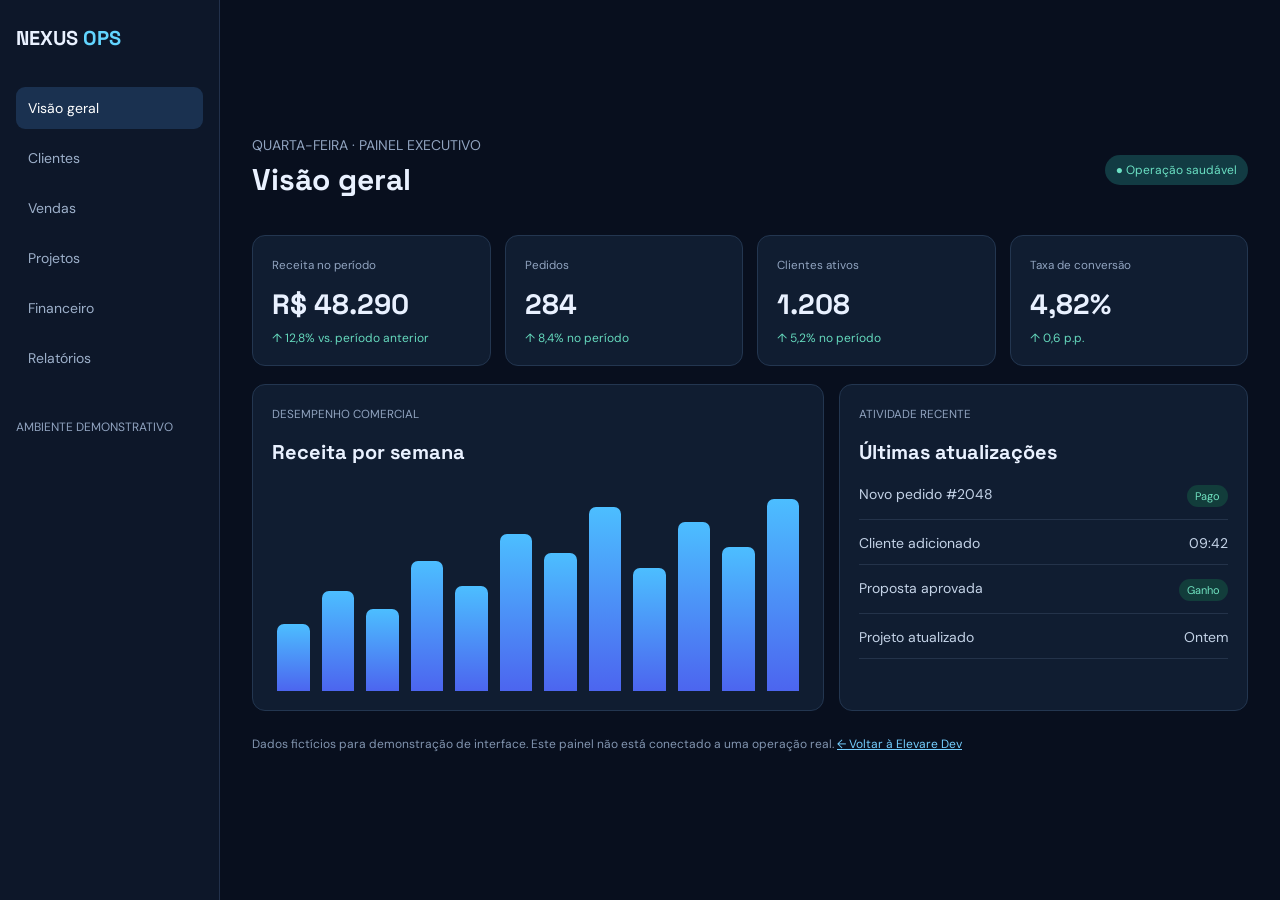
<file: demo-gestao.html>
<!doctype html><html lang="pt-BR"><head><meta charset="utf-8"><meta name="viewport" content="width=device-width,initial-scale=1"><title>Nexus Ops | Demo Elevare Dev</title><link href="https://fonts.googleapis.com/css2?family=DM+Sans:wght@400;500;600;700;800&family=Space+Grotesk:wght@600;700&display=swap" rel="stylesheet"><style>*{box-sizing:border-box}body{margin:0;background:#080f1e;color:#e9f1ff;font:14px 'DM Sans',sans-serif}.app{display:grid;grid-template-columns:220px 1fr;min-height:100vh}.side{background:#0d1729;border-right:1px solid #22314b;padding:25px 16px}.logo{font:700 20px 'Space Grotesk';margin:0 0 36px}.logo span{color:#62d5ff}.nav{display:grid;gap:8px}.nav a{padding:12px;color:#9db0ca;border-radius:9px;text-decoration:none}.nav a.active,.nav a:hover{background:#1a3150;color:#fff}.main{padding:32px;max-width:1400px;width:100%;margin:auto}.top{display:flex;justify-content:space-between;align-items:center;margin-bottom:30px}.muted{color:#91a4c0}.pill{background:#123b43;color:#6be0c3;padding:7px 11px;border-radius:30px;font-size:12px}.stats{display:grid;grid-template-columns:repeat(4,1fr);gap:14px}.card{background:#101d31;border:1px solid #233650;border-radius:13px;padding:19px}.card small{color:#91a4c0}.card strong{display:block;font:700 28px 'Space Grotesk';margin:13px 0 6px}.up{color:#65d9bd;font-size:12px}.content{display:grid;grid-template-columns:1.4fr 1fr;gap:15px;margin-top:18px}.bars{height:210px;display:flex;align-items:end;gap:12px;padding:18px 5px 0}.bars i{flex:1;background:linear-gradient(#4cbeff,#4c65ef);border-radius:7px 7px 0 0}.rows{display:grid;gap:14px;margin-top:20px}.row{display:flex;justify-content:space-between;border-bottom:1px solid #24334a;padding-bottom:12px;color:#c4d3e7}.badge{color:#70e2c0;background:#123d3b;padding:4px 8px;border-radius:20px;font-size:11px}.foot{color:#8295b0;margin-top:25px;font-size:12px}@media(max-width:850px){.app{grid-template-columns:1fr}.side{padding:15px}.logo{margin:0 0 12px}.nav{display:flex;overflow:auto}.nav a{white-space:nowrap}.main{padding:20px}.stats{grid-template-columns:repeat(2,1fr)}.content{grid-template-columns:1fr}}@media(max-width:430px){.stats{grid-template-columns:1fr 1fr}.card{padding:13px}.card strong{font-size:22px}}</style></head><body><div class="app"><aside class="side"><div class="logo">NEXUS <span>OPS</span></div><nav class="nav"><a class="active">Visão geral</a><a>Clientes</a><a>Vendas</a><a>Projetos</a><a>Financeiro</a><a>Relatórios</a></nav><p class="muted" style="margin-top:40px;font-size:12px">AMBIENTE DEMONSTRATIVO</p></aside><main class="main"><header class="top"><div><div class="muted">QUARTA-FEIRA · PAINEL EXECUTIVO</div><h1 style="font:700 30px 'Space Grotesk';margin:6px 0">Visão geral</h1></div><span class="pill">● Operação saudável</span></header><section class="stats"><article class="card"><small>Receita no período</small><strong>R$ 48.290</strong><span class="up">↑ 12,8% vs. período anterior</span></article><article class="card"><small>Pedidos</small><strong>284</strong><span class="up">↑ 8,4% no período</span></article><article class="card"><small>Clientes ativos</small><strong>1.208</strong><span class="up">↑ 5,2% no período</span></article><article class="card"><small>Taxa de conversão</small><strong>4,82%</strong><span class="up">↑ 0,6 p.p.</span></article></section><section class="content"><article class="card"><small>DESEMPENHO COMERCIAL</small><h2 style="font:700 20px 'Space Grotesk'">Receita por semana</h2><div class="bars"><i style="height:35%"></i><i style="height:52%"></i><i style="height:43%"></i><i style="height:68%"></i><i style="height:55%"></i><i style="height:82%"></i><i style="height:72%"></i><i style="height:96%"></i><i style="height:64%"></i><i style="height:88%"></i><i style="height:75%"></i><i style="height:100%"></i></div></article><article class="card"><small>ATIVIDADE RECENTE</small><h2 style="font:700 20px 'Space Grotesk'">Últimas atualizações</h2><div class="rows"><div class="row"><span>Novo pedido #2048</span><span class="badge">Pago</span></div><div class="row"><span>Cliente adicionado</span><span>09:42</span></div><div class="row"><span>Proposta aprovada</span><span class="badge">Ganho</span></div><div class="row"><span>Projeto atualizado</span><span>Ontem</span></div></div></article></section><p class="foot">Dados fictícios para demonstração de interface. Este painel não está conectado a uma operação real. <a href="/" style="color:#75cfff">← Voltar à Elevare Dev</a></p></main></div></body></html>
</file>
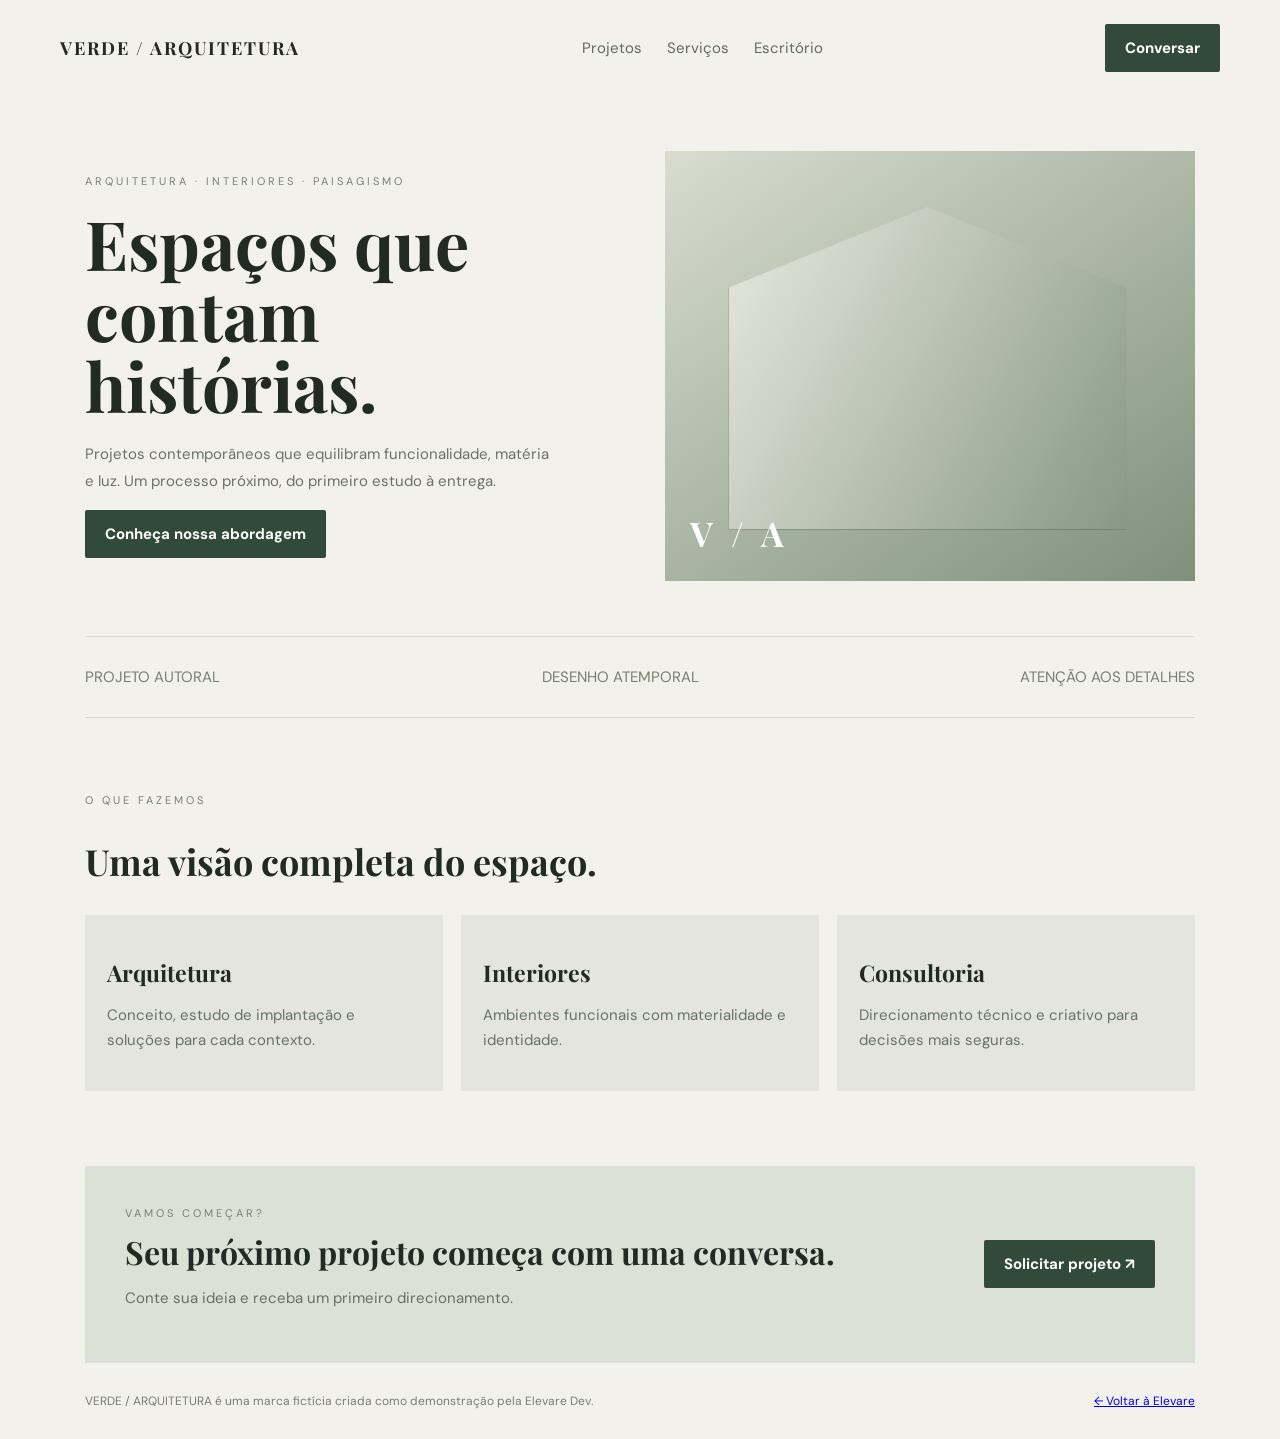
<file: demo-institucional.html>
<!doctype html><html lang="pt-BR"><head><meta charset="utf-8"><meta name="viewport" content="width=device-width,initial-scale=1"><title>Verde Arquitetura | Demo Elevare Dev</title><link href="https://fonts.googleapis.com/css2?family=DM+Sans:wght@400;500;600;700&family=Playfair+Display:wght@600;700&display=swap" rel="stylesheet"><style>*{box-sizing:border-box}body{margin:0;background:#f2f1eb;color:#222b23;font:15px 'DM Sans',sans-serif}.wrap{max-width:1160px;margin:auto;padding:0 25px}.nav{display:flex;align-items:center;justify-content:space-between;padding:24px 0}.logo{font:700 18px 'Playfair Display';letter-spacing:2px}.navlinks{display:flex;gap:25px;color:#606b60}.btn{display:inline-block;background:#314a39;color:white;padding:14px 20px;text-decoration:none;border-radius:2px;font-weight:700}.hero{display:grid;grid-template-columns:1fr 1fr;min-height:540px;align-items:center;gap:50px}.kicker{color:#75836f;text-transform:uppercase;letter-spacing:3px;font-size:11px}.hero h1{font:700 clamp(44px,5.4vw,68px)/1.04 'Playfair Display';margin:20px 0}.hero p{line-height:1.8;color:#6a7368;max-width:470px}.visual{height:430px;background:linear-gradient(145deg,#d8ddce,#7f907d);position:relative;overflow:hidden}.visual:before{content:'';position:absolute;width:75%;height:75%;left:12%;top:13%;background:linear-gradient(120deg,#e8e9df,#879985);clip-path:polygon(0 25%,50% 0,100% 25%,100% 100%,0 100%);box-shadow:0 20px 40px #2228}.visual:after{content:'V / A';position:absolute;bottom:25px;left:25px;color:#fff;font:700 34px 'Playfair Display';letter-spacing:5px}.strip{padding:30px 0;border-top:1px solid #d6d8ce;border-bottom:1px solid #d6d8ce;display:flex;justify-content:space-between;gap:15px;flex-wrap:wrap;color:#758071}.section{padding:75px 0}.section h2{font:700 36px 'Playfair Display'}.cards{display:grid;grid-template-columns:repeat(3,1fr);gap:18px}.card{background:#e4e5dc;padding:22px;min-height:160px}.card b{display:block;font:700 23px 'Playfair Display';margin:20px 0 8px}.card p{color:#687367;line-height:1.7}.contact{background:#dce1d5;padding:40px;display:flex;justify-content:space-between;align-items:center;gap:20px}.foot{padding:30px 0;color:#778072;font-size:12px}@media(max-width:760px){.navlinks{display:none}.hero{grid-template-columns:1fr;padding:35px 0}.visual{height:270px}.cards{grid-template-columns:1fr}.section{padding:45px 0}.contact{display:block;padding:25px}.contact .btn{margin-top:15px}}</style></head><body><header class="wrap nav"><div class="logo">VERDE / ARQUITETURA</div><nav class="navlinks"><span>Projetos</span><span>Serviços</span><span>Escritório</span></nav><a class="btn" href="#contato">Conversar</a></header><main class="wrap"><section class="hero"><div><div class="kicker">Arquitetura · Interiores · Paisagismo</div><h1>Espaços que contam histórias.</h1><p>Projetos contemporâneos que equilibram funcionalidade, matéria e luz. Um processo próximo, do primeiro estudo à entrega.</p><a class="btn" href="#projetos">Conheça nossa abordagem</a></div><div class="visual" role="img" aria-label="Composição arquitetônica abstrata"></div></section><div class="strip"><span>PROJETO AUTORAL</span><span>DESENHO ATEMPORAL</span><span>ATENÇÃO AOS DETALHES</span></div><section class="section" id="projetos"><div class="kicker">O que fazemos</div><h2>Uma visão completa do espaço.</h2><div class="cards"><article class="card"><b>Arquitetura</b><p>Conceito, estudo de implantação e soluções para cada contexto.</p></article><article class="card"><b>Interiores</b><p>Ambientes funcionais com materialidade e identidade.</p></article><article class="card"><b>Consultoria</b><p>Direcionamento técnico e criativo para decisões mais seguras.</p></article></div></section><section class="contact" id="contato"><div><div class="kicker">Vamos começar?</div><h2 style="font:700 32px 'Playfair Display';margin:10px 0">Seu próximo projeto começa com uma conversa.</h2><p style="color:#667166">Conte sua ideia e receba um primeiro direcionamento.</p></div><a class="btn" href="https://elevare-dev.onrender.com/#contato">Solicitar projeto ↗</a></section><footer class="foot">VERDE / ARQUITETURA é uma marca fictícia criada como demonstração pela Elevare Dev. <a href="/" style="float:right">← Voltar à Elevare</a></footer></main></body></html>
</file>
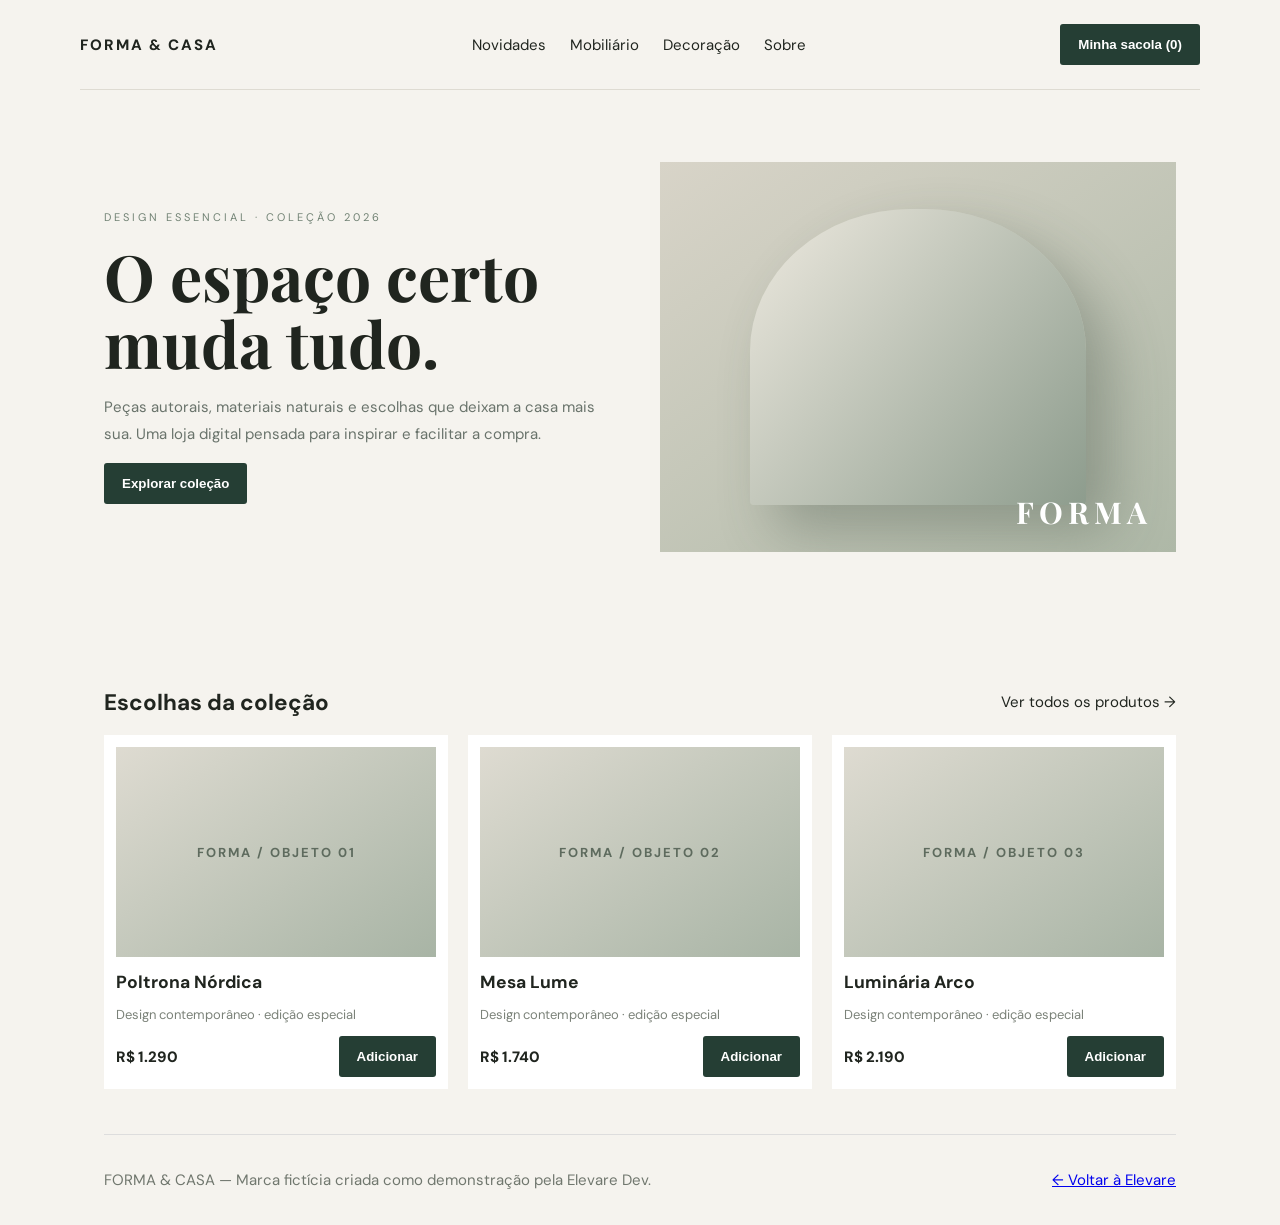
<file: demo-loja.html>
<!doctype html><html lang="pt-BR"><head><meta charset="utf-8"><meta name="viewport" content="width=device-width,initial-scale=1"><title>Forma & Casa | Demo Elevare Dev</title><link rel="preconnect" href="https://fonts.googleapis.com"><link href="https://fonts.googleapis.com/css2?family=DM+Sans:wght@400;500;700;800&family=Playfair+Display:wght@600;700&display=swap" rel="stylesheet"><style>*{box-sizing:border-box}body{margin:0;background:#f5f3ee;color:#20251f;font:15px 'DM Sans',sans-serif}.wrap{max-width:1120px;margin:auto;padding:0 24px}.top{display:flex;justify-content:space-between;align-items:center;padding:24px 0;border-bottom:1px solid #dedbd2}.logo{font-weight:800;letter-spacing:2px}.nav{display:flex;gap:24px}.btn{background:#253e34;color:white;border:0;padding:13px 18px;border-radius:3px;font-weight:700}.hero{padding:72px 0;display:grid;grid-template-columns:1fr 1fr;gap:40px;align-items:center}.eyebrow{text-transform:uppercase;letter-spacing:3px;color:#718274;font-size:11px}.hero h1{font:700 clamp(42px,5vw,64px)/1.05 'Playfair Display';margin:18px 0}.hero p{color:#69736b;line-height:1.8}.art{height:390px;background:linear-gradient(145deg,#d8d4c8,#aeb8a7);display:grid;place-items:center;position:relative;overflow:hidden}.art:before{content:'';width:65%;height:76%;background:linear-gradient(130deg,#ede9df,#8d9c8d);border-radius:48% 48% 4px 4px;box-shadow:25px 25px 55px #39483c55}.art:after{content:'FORMA';position:absolute;bottom:20px;right:24px;font:700 30px 'Playfair Display';letter-spacing:5px;color:#fff}.section{padding:45px 0}.products{display:grid;grid-template-columns:repeat(3,1fr);gap:20px}.product{background:#fff;padding:12px}.photo{height:210px;background:linear-gradient(145deg,#dedbd1,#a8b4a5);display:grid;place-items:center;color:#5e6b5e;font:700 13px 'DM Sans';letter-spacing:2px}.product h3{margin:14px 0 5px}.product p{color:#7b8279;font-size:13px}.price{font-weight:800}.bar{display:flex;justify-content:space-between;align-items:center}.foot{padding:35px 0;border-top:1px solid #ddd;color:#70776e}@media(max-width:700px){.nav{display:none}.hero{grid-template-columns:1fr;padding:45px 0}.art{height:270px}.products{grid-template-columns:1fr 1fr}}@media(max-width:430px){.products{grid-template-columns:1fr}}</style></head><body><header class="wrap top"><div class="logo">FORMA & CASA</div><nav class="nav"><span>Novidades</span><span>Mobiliário</span><span>Decoração</span><span>Sobre</span></nav><button class="btn" onclick="alert('Demonstração: fluxo de compra ilustrativo.')">Minha sacola (0)</button></header><main class="wrap"><section class="hero"><div><div class="eyebrow">Design essencial · Coleção 2026</div><h1>O espaço certo muda tudo.</h1><p>Peças autorais, materiais naturais e escolhas que deixam a casa mais sua. Uma loja digital pensada para inspirar e facilitar a compra.</p><button class="btn" onclick="document.getElementById('colecao').scrollIntoView({behavior:'smooth'})">Explorar coleção</button></div><div class="art" role="img" aria-label="Composição abstrata de interiores e mobiliário"></div></section><section class="section" id="colecao"><div class="bar"><h2>Escolhas da coleção</h2><span>Ver todos os produtos →</span></div><div class="products"><article class="product"><div class="photo">FORMA / OBJETO 01</div><h3>Poltrona Nórdica</h3><p>Design contemporâneo · edição especial</p><div class="bar"><span class="price">R$ 1.290</span><button class="btn" onclick="alert('Produto demonstrativo adicionado à sacola.')">Adicionar</button></div></article><article class="product"><div class="photo">FORMA / OBJETO 02</div><h3>Mesa Lume</h3><p>Design contemporâneo · edição especial</p><div class="bar"><span class="price">R$ 1.740</span><button class="btn" onclick="alert('Produto demonstrativo adicionado à sacola.')">Adicionar</button></div></article><article class="product"><div class="photo">FORMA / OBJETO 03</div><h3>Luminária Arco</h3><p>Design contemporâneo · edição especial</p><div class="bar"><span class="price">R$ 2.190</span><button class="btn" onclick="alert('Produto demonstrativo adicionado à sacola.')">Adicionar</button></div></article></div></section><footer class="foot">FORMA & CASA — Marca fictícia criada como demonstração pela Elevare Dev. <a href="/" style="float:right">← Voltar à Elevare</a></footer></main></body></html>
</file>
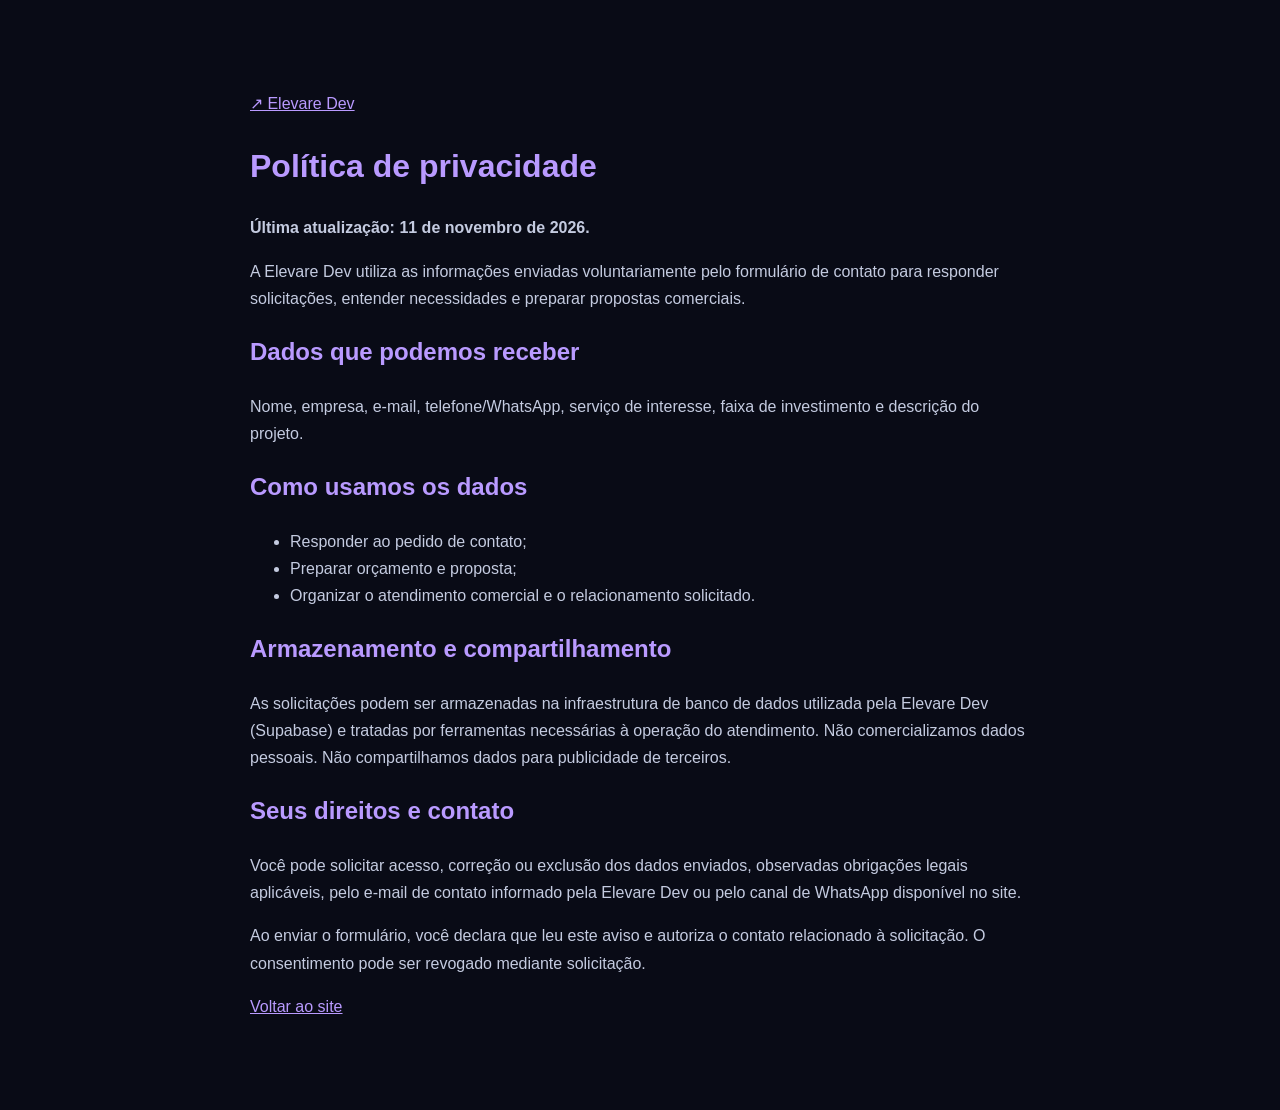
<file: privacidade.html>
<!doctype html><html lang="pt-BR"><head><meta charset="utf-8"><meta name="viewport" content="width=device-width,initial-scale=1"><title>Privacidade | Elevare Dev</title><style>body{margin:0;background:#090b16;color:#f7f7ff;font:16px/1.7 Arial,sans-serif}.wrap{max-width:780px;margin:50px auto;padding:24px}h1,h2{color:#b99aff}p,li{color:#c4cbe0}a{color:#b99aff}</style></head><body><main class="wrap"><p><a href="/">↗ Elevare Dev</a></p><h1>Política de privacidade</h1><p><strong>Última atualização: 11 de novembro de 2026.</strong></p><p>A Elevare Dev utiliza as informações enviadas voluntariamente pelo formulário de contato para responder solicitações, entender necessidades e preparar propostas comerciais.</p><h2>Dados que podemos receber</h2><p>Nome, empresa, e-mail, telefone/WhatsApp, serviço de interesse, faixa de investimento e descrição do projeto.</p><h2>Como usamos os dados</h2><ul><li>Responder ao pedido de contato;</li><li>Preparar orçamento e proposta;</li><li>Organizar o atendimento comercial e o relacionamento solicitado.</li></ul><h2>Armazenamento e compartilhamento</h2><p>As solicitações podem ser armazenadas na infraestrutura de banco de dados utilizada pela Elevare Dev (Supabase) e tratadas por ferramentas necessárias à operação do atendimento. Não comercializamos dados pessoais. Não compartilhamos dados para publicidade de terceiros.</p><h2>Seus direitos e contato</h2><p>Você pode solicitar acesso, correção ou exclusão dos dados enviados, observadas obrigações legais aplicáveis, pelo e-mail de contato informado pela Elevare Dev ou pelo canal de WhatsApp disponível no site.</p><p>Ao enviar o formulário, você declara que leu este aviso e autoriza o contato relacionado à solicitação. O consentimento pode ser revogado mediante solicitação.</p><p><a href="/">Voltar ao site</a></p></main></body></html>
</file>
